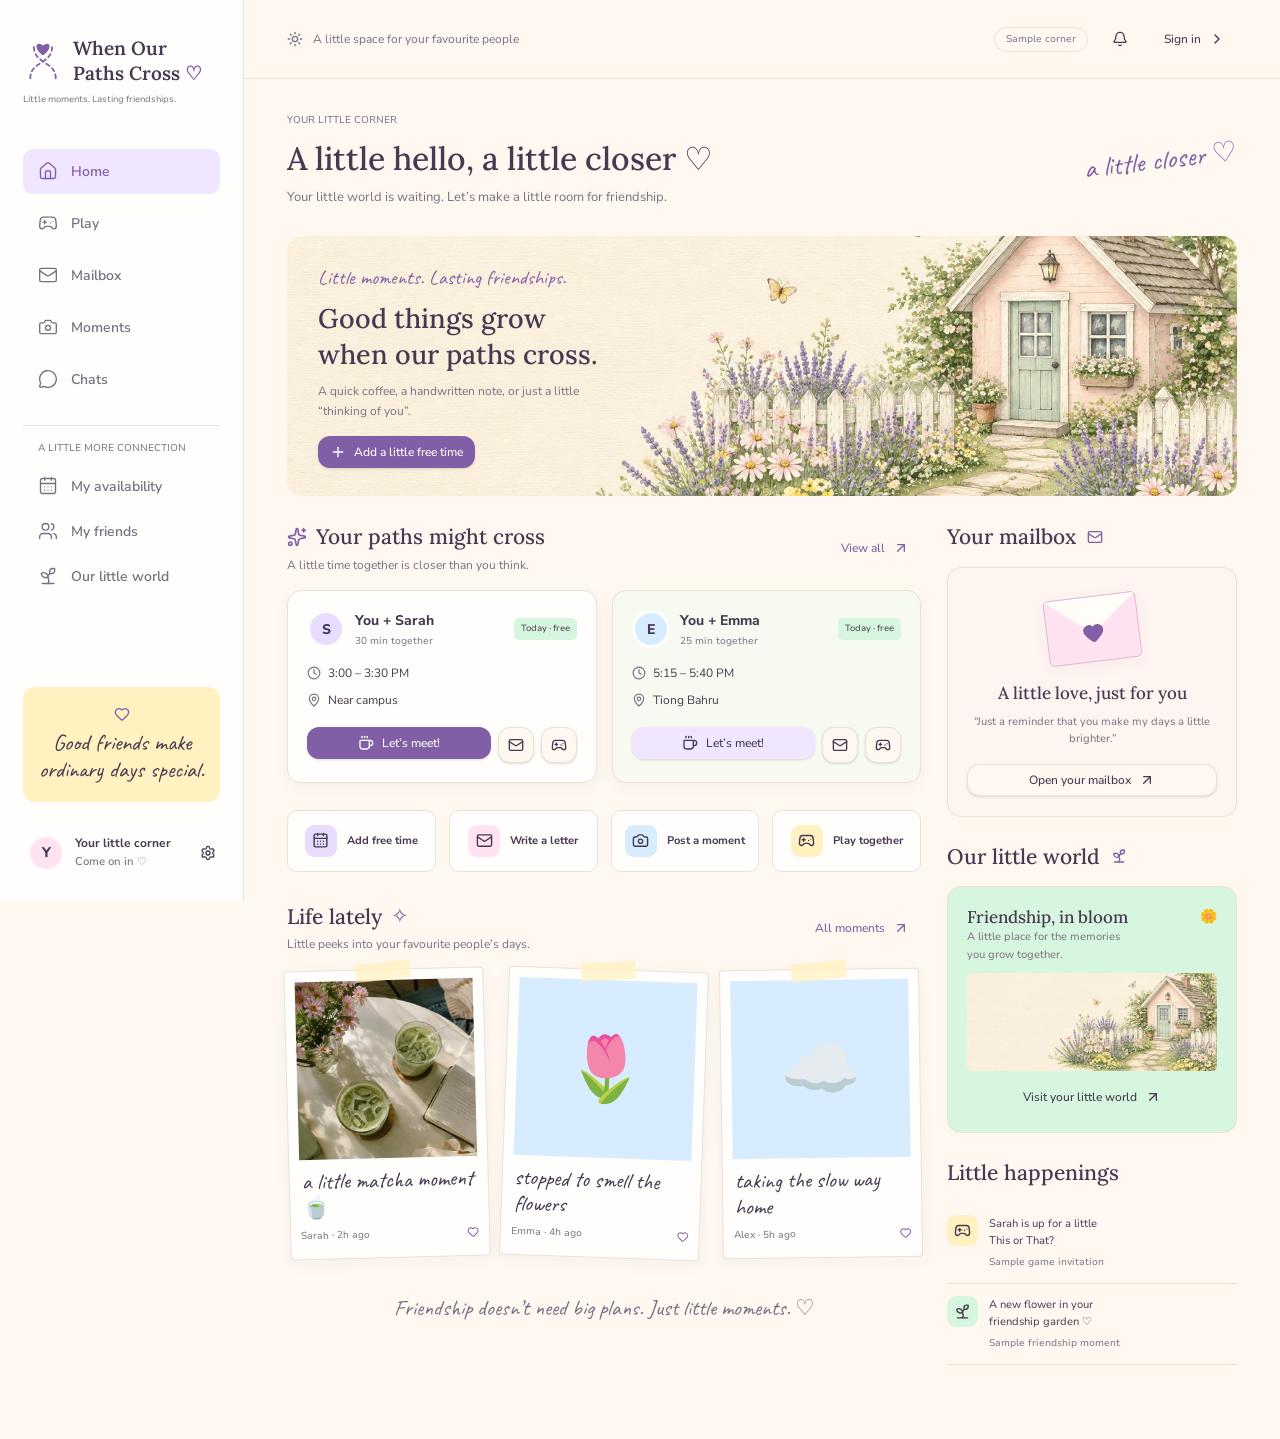
<file: index.html>
<!DOCTYPE html>
<html lang="en">
<head>
<meta charset="utf-8">
<meta name="viewport" content="width=device-width, initial-scale=1">
<title>Your Little Corner | When Our Paths Cross</title>
<meta name="description" content="Little moments. Lasting friendships. Make space for spontaneous catch-ups, letters and private memories.">
<meta property="og:title" content="Your Little Corner | When Our Paths Cross">
<meta property="og:description" content="A cozy little space for your favourite people.">
<meta property="og:type" content="website">
<meta name="twitter:card" content="summary_large_image">
<meta name="theme-color" content="#fcfbf8">
<link rel="icon" href="./favicon.svg" type="image/svg+xml">
<link rel="preconnect" href="https://fonts.googleapis.com">
<link rel="preconnect" href="https://fonts.gstatic.com" crossorigin>
<link rel="stylesheet" href="https://fonts.googleapis.com/css2?family=Caveat:wght@400;500;600&amp;family=Lora:wght@400;500;600&amp;family=Nunito+Sans:wght@400;500;600;700;800&amp;display=swap">
<link rel="stylesheet" href="./css/styles.css">
<link rel="stylesheet" href="./css/polish.css">
</head>
<body data-page="home" data-root="./">
<div id="app"></div>
<div id="dialog-root"></div>
<noscript><p style="padding:24px">This little corner needs JavaScript turned on ♡</p></noscript>
<script src="./js/supabase.js"></script>
<script src="./js/icons.js"></script>
<script src="./js/app.js"></script>
</body>
</html>
</file>
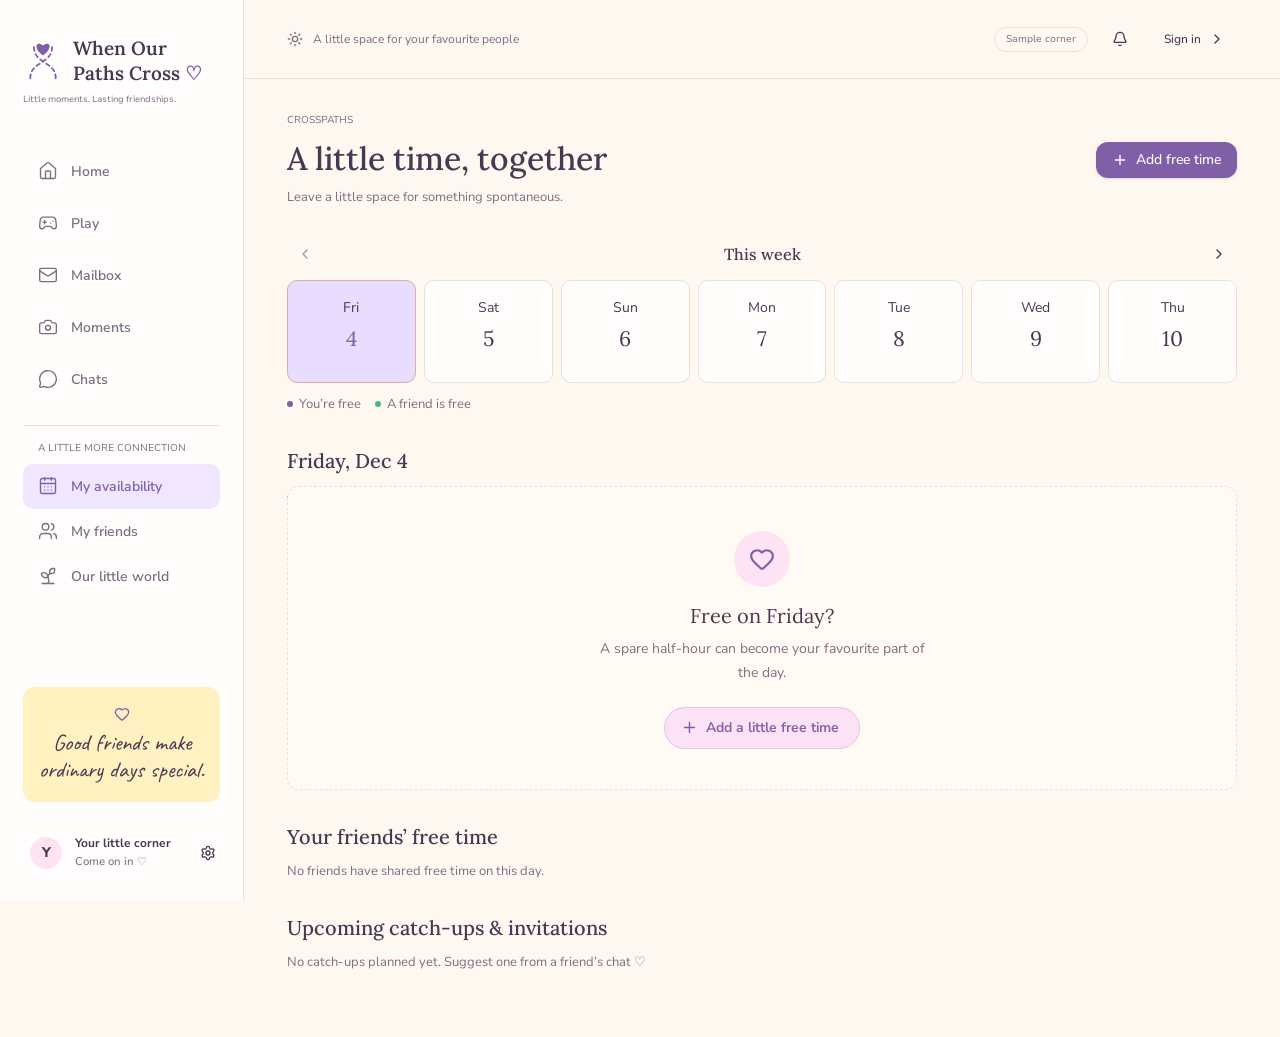
<file: availability/index.html>
<!DOCTYPE html>
<html lang="en">
<head>
<meta charset="utf-8">
<meta name="viewport" content="width=device-width, initial-scale=1">
<title>A Little Time Together | When Our Paths Cross</title>
<meta name="description" content="Little moments. Lasting friendships. Make space for spontaneous catch-ups, letters and private memories.">
<meta property="og:title" content="A Little Time Together | When Our Paths Cross">
<meta property="og:description" content="A cozy little space for your favourite people.">
<meta property="og:type" content="website">
<meta name="twitter:card" content="summary_large_image">
<meta name="theme-color" content="#fcfbf8">
<link rel="icon" href="../favicon.svg" type="image/svg+xml">
<link rel="preconnect" href="https://fonts.googleapis.com">
<link rel="preconnect" href="https://fonts.gstatic.com" crossorigin>
<link rel="stylesheet" href="https://fonts.googleapis.com/css2?family=Caveat:wght@400;500;600&amp;family=Lora:wght@400;500;600&amp;family=Nunito+Sans:wght@400;500;600;700;800&amp;display=swap">
<link rel="stylesheet" href="../css/styles.css">
<link rel="stylesheet" href="../css/polish.css">
</head>
<body data-page="availability" data-root="../">
<div id="app"></div>
<div id="dialog-root"></div>
<noscript><p style="padding:24px">This little corner needs JavaScript turned on ♡</p></noscript>
<script src="../js/supabase.js"></script>
<script src="../js/icons.js"></script>
<script src="../js/app.js"></script>
</body>
</html>
</file>
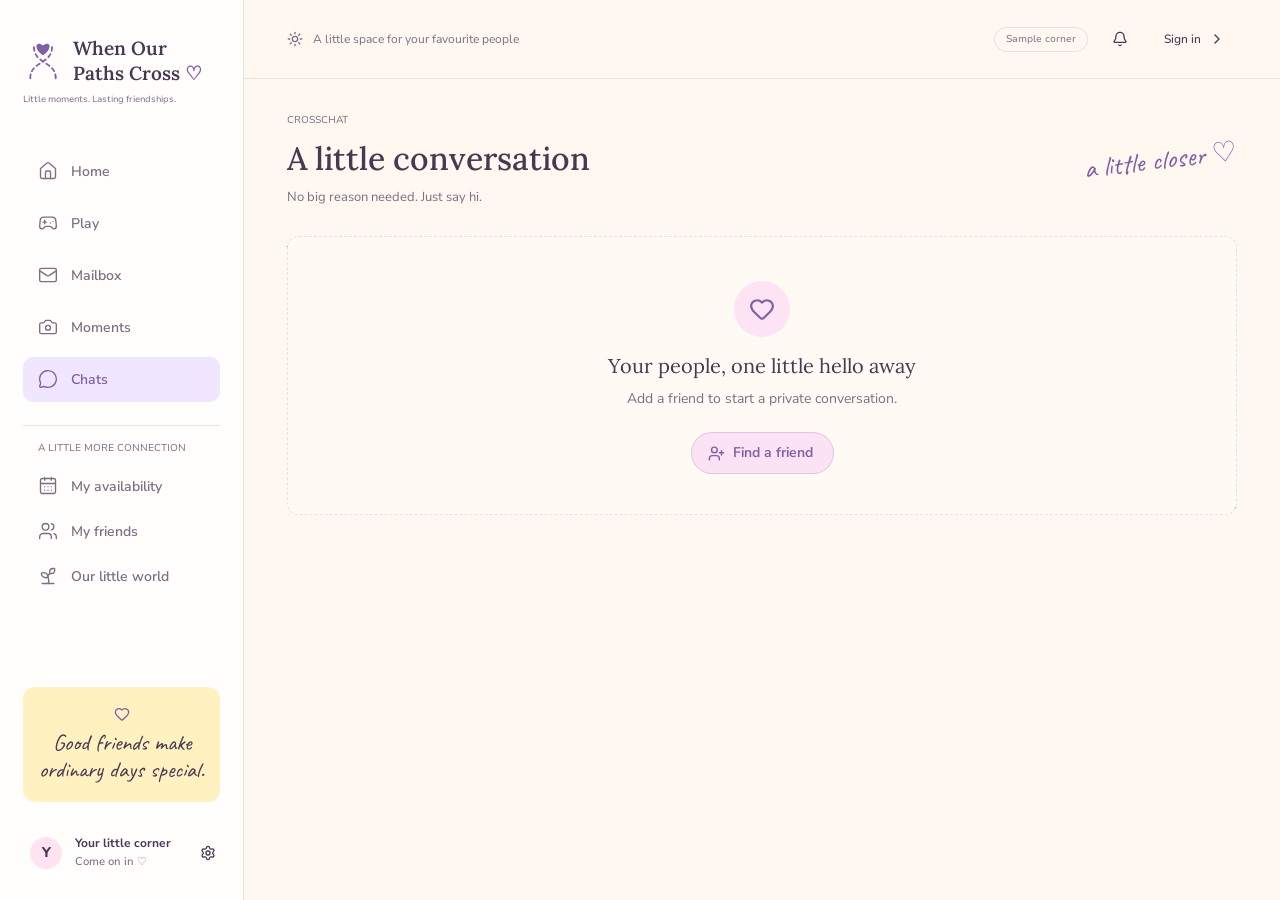
<file: chats/index.html>
<!DOCTYPE html>
<html lang="en">
<head>
<meta charset="utf-8">
<meta name="viewport" content="width=device-width, initial-scale=1">
<title>CrossChat | When Our Paths Cross</title>
<meta name="description" content="Little moments. Lasting friendships. Make space for spontaneous catch-ups, letters and private memories.">
<meta property="og:title" content="CrossChat | When Our Paths Cross">
<meta property="og:description" content="A cozy little space for your favourite people.">
<meta property="og:type" content="website">
<meta name="twitter:card" content="summary_large_image">
<meta name="theme-color" content="#fcfbf8">
<link rel="icon" href="../favicon.svg" type="image/svg+xml">
<link rel="preconnect" href="https://fonts.googleapis.com">
<link rel="preconnect" href="https://fonts.gstatic.com" crossorigin>
<link rel="stylesheet" href="https://fonts.googleapis.com/css2?family=Caveat:wght@400;500;600&amp;family=Lora:wght@400;500;600&amp;family=Nunito+Sans:wght@400;500;600;700;800&amp;display=swap">
<link rel="stylesheet" href="../css/styles.css">
<link rel="stylesheet" href="../css/polish.css">
</head>
<body data-page="chats" data-root="../">
<div id="app"></div>
<div id="dialog-root"></div>
<noscript><p style="padding:24px">This little corner needs JavaScript turned on ♡</p></noscript>
<script src="../js/supabase.js"></script>
<script src="../js/icons.js"></script>
<script src="../js/app.js"></script>
</body>
</html>
</file>
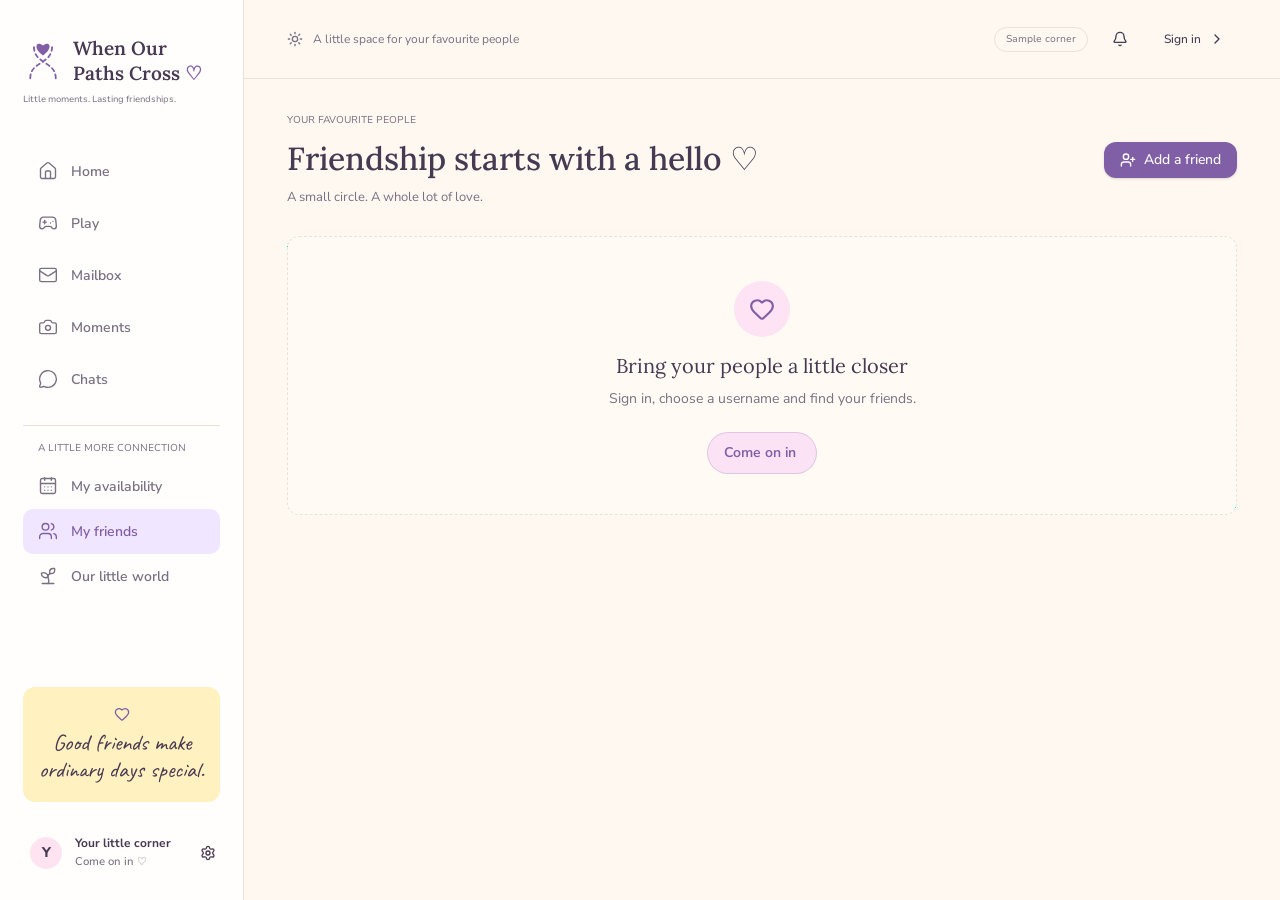
<file: friends/index.html>
<!DOCTYPE html>
<html lang="en">
<head>
<meta charset="utf-8">
<meta name="viewport" content="width=device-width, initial-scale=1">
<title>Your Favourite People | When Our Paths Cross</title>
<meta name="description" content="Little moments. Lasting friendships. Make space for spontaneous catch-ups, letters and private memories.">
<meta property="og:title" content="Your Favourite People | When Our Paths Cross">
<meta property="og:description" content="A cozy little space for your favourite people.">
<meta property="og:type" content="website">
<meta name="twitter:card" content="summary_large_image">
<meta name="theme-color" content="#fcfbf8">
<link rel="icon" href="../favicon.svg" type="image/svg+xml">
<link rel="preconnect" href="https://fonts.googleapis.com">
<link rel="preconnect" href="https://fonts.gstatic.com" crossorigin>
<link rel="stylesheet" href="https://fonts.googleapis.com/css2?family=Caveat:wght@400;500;600&amp;family=Lora:wght@400;500;600&amp;family=Nunito+Sans:wght@400;500;600;700;800&amp;display=swap">
<link rel="stylesheet" href="../css/styles.css">
<link rel="stylesheet" href="../css/polish.css">
</head>
<body data-page="friends" data-root="../">
<div id="app"></div>
<div id="dialog-root"></div>
<noscript><p style="padding:24px">This little corner needs JavaScript turned on ♡</p></noscript>
<script src="../js/supabase.js"></script>
<script src="../js/icons.js"></script>
<script src="../js/app.js"></script>
</body>
</html>
</file>
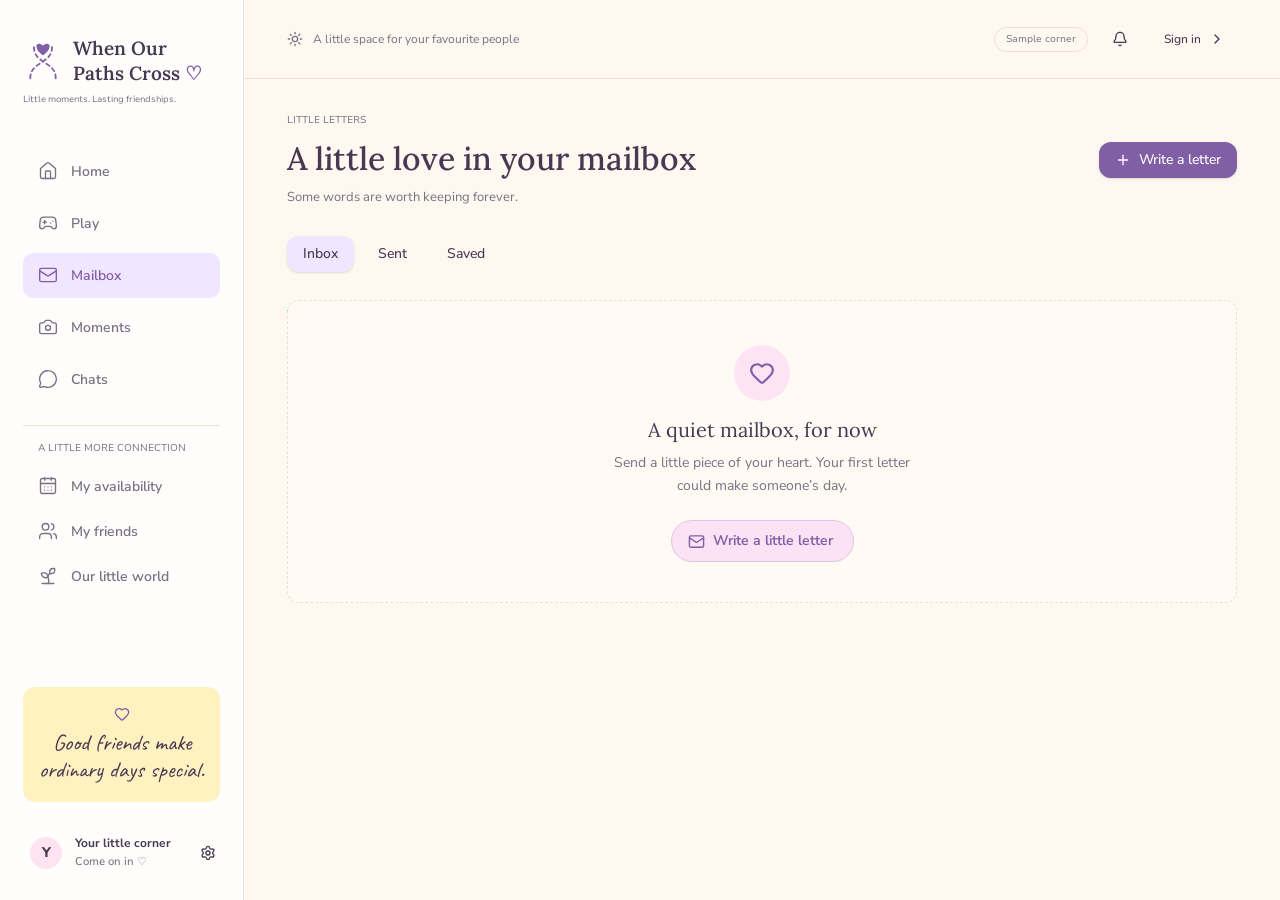
<file: mailbox/index.html>
<!DOCTYPE html>
<html lang="en">
<head>
<meta charset="utf-8">
<meta name="viewport" content="width=device-width, initial-scale=1">
<title>Little Letters | When Our Paths Cross</title>
<meta name="description" content="Little moments. Lasting friendships. Make space for spontaneous catch-ups, letters and private memories.">
<meta property="og:title" content="Little Letters | When Our Paths Cross">
<meta property="og:description" content="A cozy little space for your favourite people.">
<meta property="og:type" content="website">
<meta name="twitter:card" content="summary_large_image">
<meta name="theme-color" content="#fcfbf8">
<link rel="icon" href="../favicon.svg" type="image/svg+xml">
<link rel="preconnect" href="https://fonts.googleapis.com">
<link rel="preconnect" href="https://fonts.gstatic.com" crossorigin>
<link rel="stylesheet" href="https://fonts.googleapis.com/css2?family=Caveat:wght@400;500;600&amp;family=Lora:wght@400;500;600&amp;family=Nunito+Sans:wght@400;500;600;700;800&amp;display=swap">
<link rel="stylesheet" href="../css/styles.css">
<link rel="stylesheet" href="../css/polish.css">
</head>
<body data-page="mailbox" data-root="../">
<div id="app"></div>
<div id="dialog-root"></div>
<noscript><p style="padding:24px">This little corner needs JavaScript turned on ♡</p></noscript>
<script src="../js/supabase.js"></script>
<script src="../js/icons.js"></script>
<script src="../js/app.js"></script>
</body>
</html>
</file>
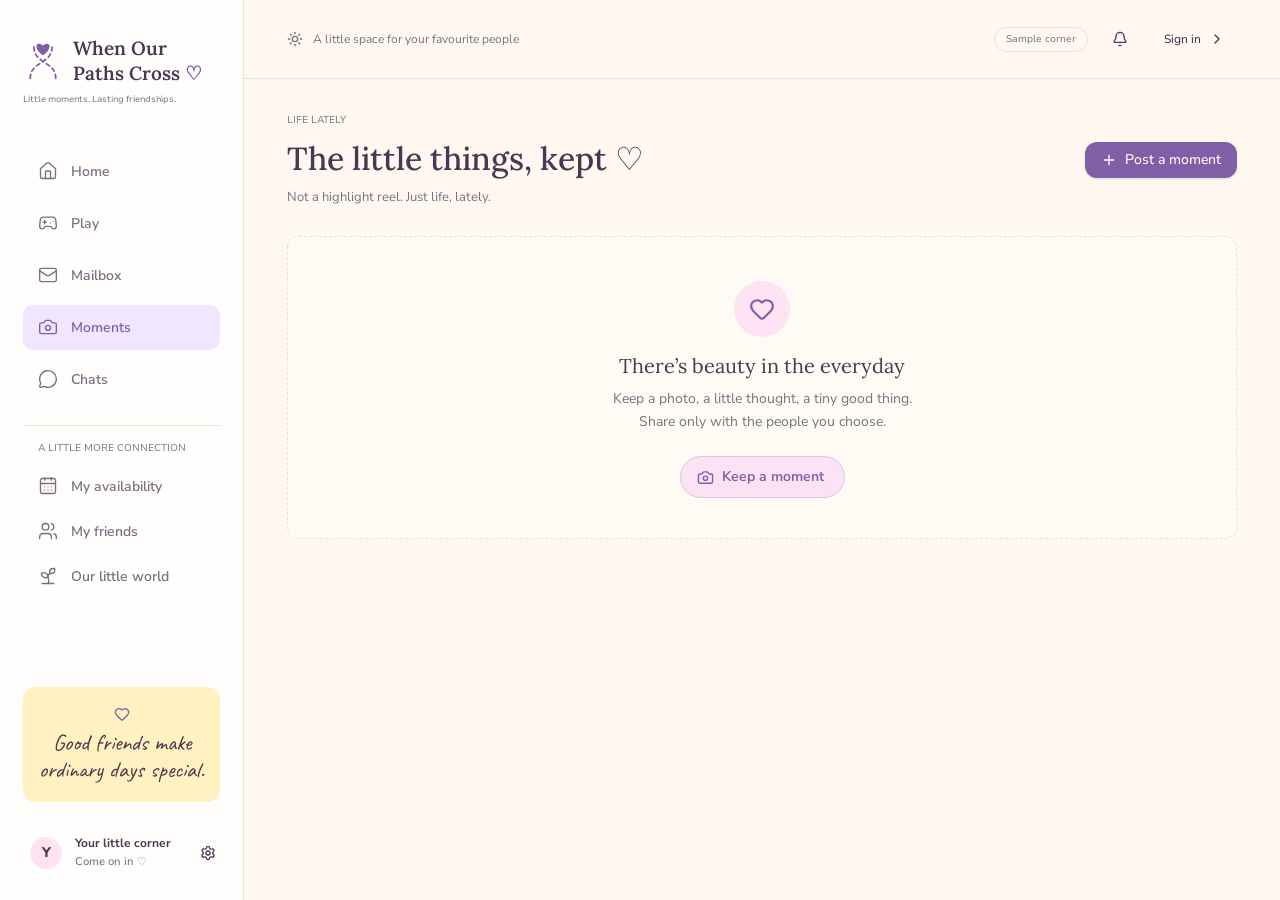
<file: moments/index.html>
<!DOCTYPE html>
<html lang="en">
<head>
<meta charset="utf-8">
<meta name="viewport" content="width=device-width, initial-scale=1">
<title>Life Lately | When Our Paths Cross</title>
<meta name="description" content="Little moments. Lasting friendships. Make space for spontaneous catch-ups, letters and private memories.">
<meta property="og:title" content="Life Lately | When Our Paths Cross">
<meta property="og:description" content="A cozy little space for your favourite people.">
<meta property="og:type" content="website">
<meta name="twitter:card" content="summary_large_image">
<meta name="theme-color" content="#fcfbf8">
<link rel="icon" href="../favicon.svg" type="image/svg+xml">
<link rel="preconnect" href="https://fonts.googleapis.com">
<link rel="preconnect" href="https://fonts.gstatic.com" crossorigin>
<link rel="stylesheet" href="https://fonts.googleapis.com/css2?family=Caveat:wght@400;500;600&amp;family=Lora:wght@400;500;600&amp;family=Nunito+Sans:wght@400;500;600;700;800&amp;display=swap">
<link rel="stylesheet" href="../css/styles.css">
<link rel="stylesheet" href="../css/polish.css">
</head>
<body data-page="moments" data-root="../">
<div id="app"></div>
<div id="dialog-root"></div>
<noscript><p style="padding:24px">This little corner needs JavaScript turned on ♡</p></noscript>
<script src="../js/supabase.js"></script>
<script src="../js/icons.js"></script>
<script src="../js/app.js"></script>
</body>
</html>
</file>
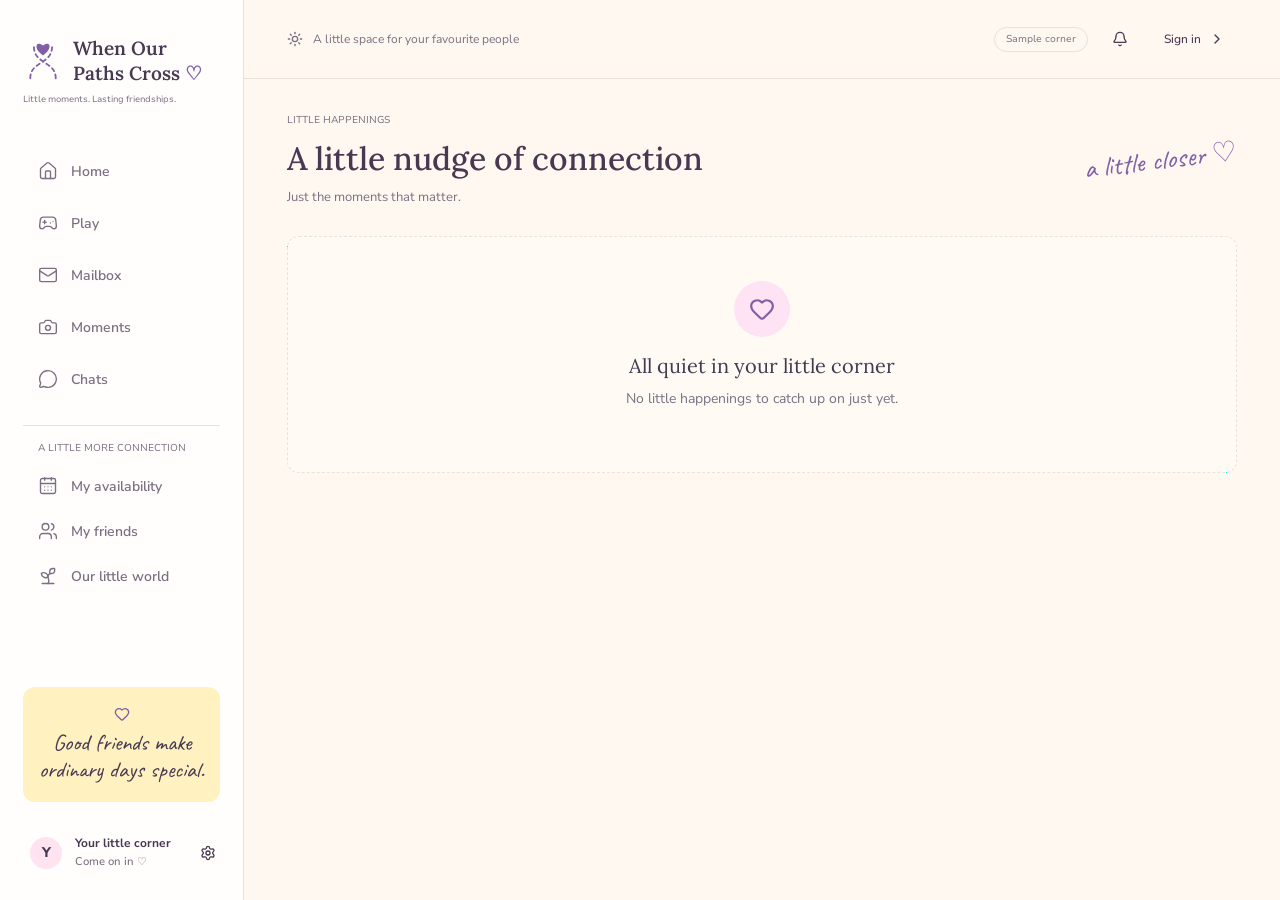
<file: notifications/index.html>
<!DOCTYPE html>
<html lang="en">
<head>
<meta charset="utf-8">
<meta name="viewport" content="width=device-width, initial-scale=1">
<title>Little Happenings | When Our Paths Cross</title>
<meta name="description" content="Little moments. Lasting friendships. Make space for spontaneous catch-ups, letters and private memories.">
<meta property="og:title" content="Little Happenings | When Our Paths Cross">
<meta property="og:description" content="A cozy little space for your favourite people.">
<meta property="og:type" content="website">
<meta name="twitter:card" content="summary_large_image">
<meta name="theme-color" content="#fcfbf8">
<link rel="icon" href="../favicon.svg" type="image/svg+xml">
<link rel="preconnect" href="https://fonts.googleapis.com">
<link rel="preconnect" href="https://fonts.gstatic.com" crossorigin>
<link rel="stylesheet" href="https://fonts.googleapis.com/css2?family=Caveat:wght@400;500;600&amp;family=Lora:wght@400;500;600&amp;family=Nunito+Sans:wght@400;500;600;700;800&amp;display=swap">
<link rel="stylesheet" href="../css/styles.css">
<link rel="stylesheet" href="../css/polish.css">
</head>
<body data-page="notifications" data-root="../">
<div id="app"></div>
<div id="dialog-root"></div>
<noscript><p style="padding:24px">This little corner needs JavaScript turned on ♡</p></noscript>
<script src="../js/supabase.js"></script>
<script src="../js/icons.js"></script>
<script src="../js/app.js"></script>
</body>
</html>
</file>
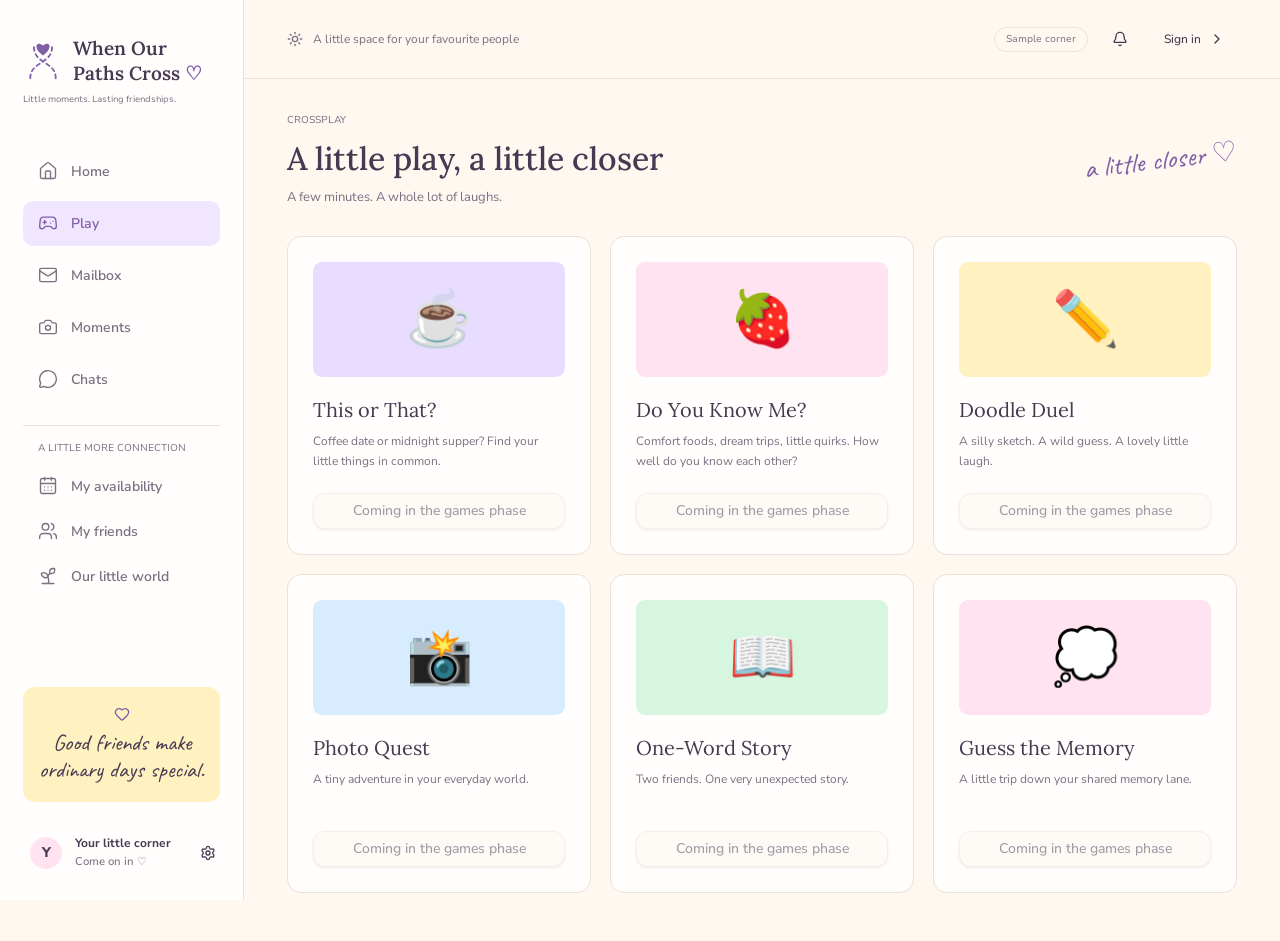
<file: play/index.html>
<!DOCTYPE html>
<html lang="en">
<head>
<meta charset="utf-8">
<meta name="viewport" content="width=device-width, initial-scale=1">
<title>CrossPlay | When Our Paths Cross</title>
<meta name="description" content="Little moments. Lasting friendships. Make space for spontaneous catch-ups, letters and private memories.">
<meta property="og:title" content="CrossPlay | When Our Paths Cross">
<meta property="og:description" content="A cozy little space for your favourite people.">
<meta property="og:type" content="website">
<meta name="twitter:card" content="summary_large_image">
<meta name="theme-color" content="#fcfbf8">
<link rel="icon" href="../favicon.svg" type="image/svg+xml">
<link rel="preconnect" href="https://fonts.googleapis.com">
<link rel="preconnect" href="https://fonts.gstatic.com" crossorigin>
<link rel="stylesheet" href="https://fonts.googleapis.com/css2?family=Caveat:wght@400;500;600&amp;family=Lora:wght@400;500;600&amp;family=Nunito+Sans:wght@400;500;600;700;800&amp;display=swap">
<link rel="stylesheet" href="../css/styles.css">
<link rel="stylesheet" href="../css/polish.css">
</head>
<body data-page="play" data-root="../">
<div id="app"></div>
<div id="dialog-root"></div>
<noscript><p style="padding:24px">This little corner needs JavaScript turned on ♡</p></noscript>
<script src="../js/supabase.js"></script>
<script src="../js/icons.js"></script>
<script src="../js/app.js"></script>
</body>
</html>
</file>
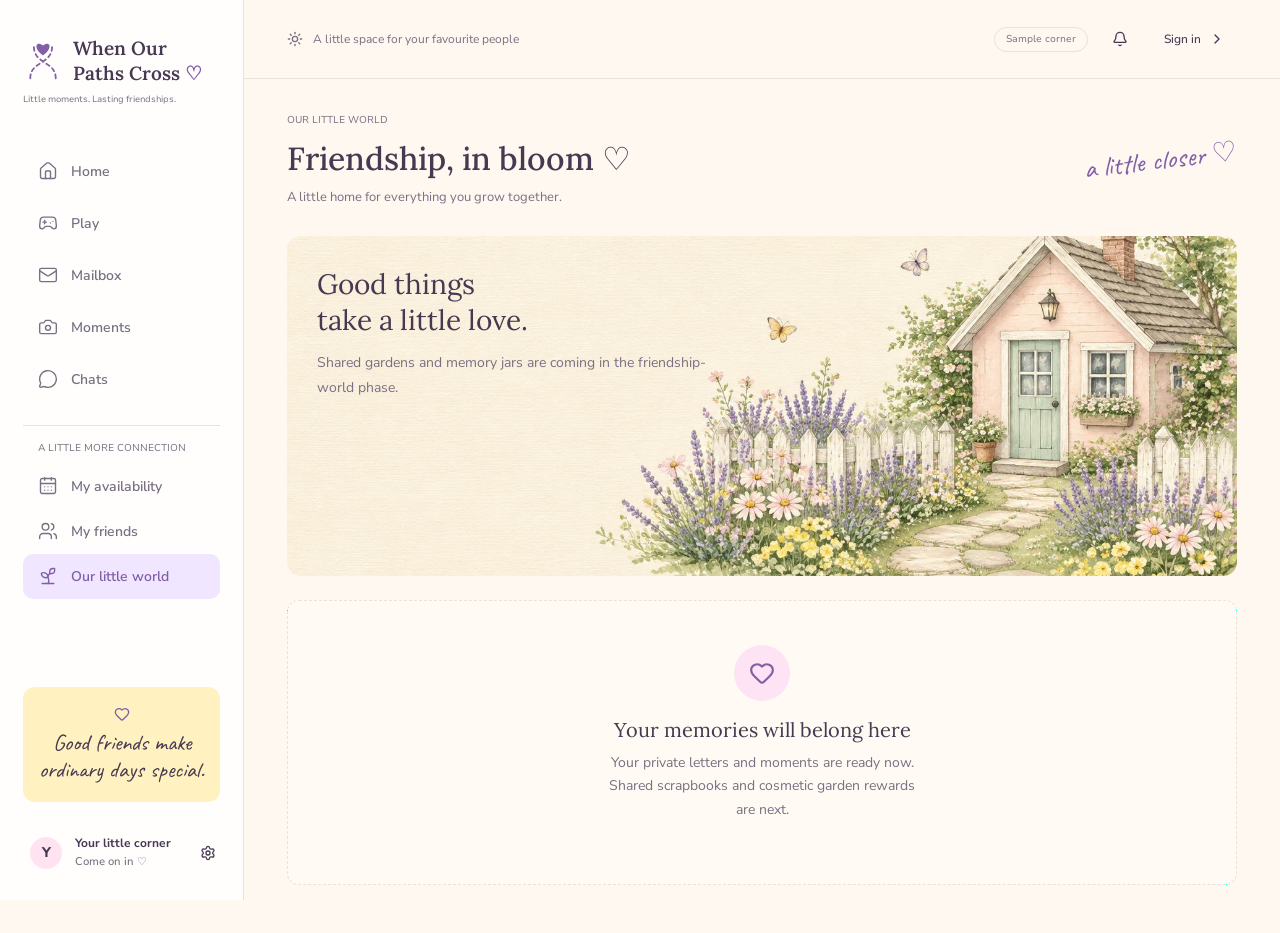
<file: world/index.html>
<!DOCTYPE html>
<html lang="en">
<head>
<meta charset="utf-8">
<meta name="viewport" content="width=device-width, initial-scale=1">
<title>Our Little World | When Our Paths Cross</title>
<meta name="description" content="Little moments. Lasting friendships. Make space for spontaneous catch-ups, letters and private memories.">
<meta property="og:title" content="Our Little World | When Our Paths Cross">
<meta property="og:description" content="A cozy little space for your favourite people.">
<meta property="og:type" content="website">
<meta name="twitter:card" content="summary_large_image">
<meta name="theme-color" content="#fcfbf8">
<link rel="icon" href="../favicon.svg" type="image/svg+xml">
<link rel="preconnect" href="https://fonts.googleapis.com">
<link rel="preconnect" href="https://fonts.gstatic.com" crossorigin>
<link rel="stylesheet" href="https://fonts.googleapis.com/css2?family=Caveat:wght@400;500;600&amp;family=Lora:wght@400;500;600&amp;family=Nunito+Sans:wght@400;500;600;700;800&amp;display=swap">
<link rel="stylesheet" href="../css/styles.css">
<link rel="stylesheet" href="../css/polish.css">
</head>
<body data-page="world" data-root="../">
<div id="app"></div>
<div id="dialog-root"></div>
<noscript><p style="padding:24px">This little corner needs JavaScript turned on ♡</p></noscript>
<script src="../js/supabase.js"></script>
<script src="../js/icons.js"></script>
<script src="../js/app.js"></script>
</body>
</html>
</file>
<file: css/polish.css>
/* =====================================================================
   polish.css: design pass on top of styles.css
   Motion follows the basics-of-design principles (numbers in comments).
   Loaded after styles.css, so these rules win.
   ===================================================================== */

:root {
  --ease-out: cubic-bezier(0.16, 1, 0.3, 1);   /* things entering (5) */
  --ease-in: cubic-bezier(0.7, 0, 0.84, 0);    /* things leaving (5) */
  --ease-move: cubic-bezier(0.65, 0, 0.35, 1); /* moving on screen (5) */
}

/* ---------- Buttons: quick, tactile feedback (8, 16) ---------- */
.btn {
  transition:
    background-color 0.15s var(--ease-out),
    color 0.15s var(--ease-out),
    border-color 0.15s var(--ease-out),
    box-shadow 0.15s var(--ease-out),
    transform 0.1s var(--ease-out);
}
.btn:active:not(:disabled) { transform: scale(0.97); }
.btn:focus-visible { outline: 2px solid var(--ring); outline-offset: 2px; }

/* loading state while Supabase answers (16): spinner replaces the icon */
.btn[data-loading] { cursor: progress; opacity: 1; }
.btn[data-loading] svg { display: none; }
.btn[data-loading]::after {
  content: "";
  width: 14px;
  height: 14px;
  border-radius: 50%;
  border: 2px solid currentColor;
  border-right-color: transparent;
  animation: spin 0.7s linear infinite; /* linear is fine for spinners (5) */
}
@keyframes spin { to { transform: rotate(360deg); } }

/* ---------- Empty states: the cramped icon-in-button fix ---------- */
.empty-state {
  background: color-mix(in oklch, var(--paper) 60%, transparent);
  padding: 44px 24px 40px;
}
/* only the heart on top is big. Before, this rule also hit the icon inside the button */
.empty-state svg { width: auto; height: auto; margin: 0; }
.empty-mark {
  display: inline-grid;
  place-items: center;
  width: 56px;
  height: 56px;
  margin: 0 auto 16px;
  border-radius: 50%;
  background: color-mix(in oklch, var(--lavender) 70%, var(--card));
  color: var(--primary);
}
.empty-mark svg { width: 26px; height: 26px; }
.empty-state p { margin: 9px auto 22px; }
.empty-action { display: flex; justify-content: center; }

/* soft pill: the page header keeps the one strong purple button (15) */
.empty-action .btn {
  height: 42px;
  padding: 0 20px 0 16px;
  gap: 8px;
  border-radius: 999px;
  background: color-mix(in oklch, var(--lavender) 75%, var(--card));
  color: var(--primary);
  border: 1px solid color-mix(in oklch, var(--primary) 22%, transparent);
  box-shadow: none;
  font-weight: 650;
}
.empty-action .btn:hover {
  background: color-mix(in oklch, var(--lavender) 100%, var(--primary) 6%);
  border-color: color-mix(in oklch, var(--primary) 35%, transparent);
}
.empty-action .btn svg { width: 17px; height: 17px; flex-shrink: 0; }

.sub-heading { font: 500 20px/1.3 var(--font-display); margin: 34px 0 12px; }
.quiet-note {
  color: var(--muted-foreground);
  font-size: 13px;
  margin: 0 0 16px;
}

/* ---------- Dialog spacing: one scale + grouping ----------
   Scale: Fibonacci steps 8 · 13 · 21 · 34 (each step ≈ 1.618× the last).
   Rule:  space inside a group < space between groups (proximity).
     8  label ↔ its box, title ↔ subtitle      (same thing)
     13 button ↔ its helper links               (same action)
     21 field ↔ field, Google ↔ "or" ↔ email     (siblings)
     34 card edge, header ↔ form, fields ↔ submit (separate sections)
   Type: title 24px ≈ 15px × 1.618. All controls 44px tall. */
:root { --s1: 8px; --s2: 13px; --s3: 21px; --s4: 34px; }
.dlg-panel { padding: calc(var(--s4) - 1px); gap: var(--s4); } /* -1px: the card's border counts toward the 34 */
.dlg-panel > div:first-child { gap: var(--s1); }
.dlg-panel > div:first-child > * { margin: 0; }
#dlg-title { font-size: 24px; }
#dlg-title + p { font-size: 15px; line-height: 1.5; }
.modal-form { gap: var(--s3); padding-top: 0; }
.modal-form .form-field { gap: var(--s1); font-size: 13px; }
.modal-form .form-field input,
.modal-form .form-field select { height: 44px; }
.modal-form > button[type="submit"] { height: 44px; margin-top: var(--s2); } /* 21 + 13 = 34 above */
.modal-form .btn[data-act="google"] { height: 44px; }
.auth-divider { font-size: 12px; gap: var(--s2); }
/* the helper links sit 13px under the button; their own 8px padding is pulled back so the card edge stays 34px */
form[data-form="auth"] > div:last-child { margin: calc(var(--s2) - var(--s3)) 0 calc(-1 * var(--s1)); gap: var(--s3); }
/* X centred on the title's first line, its icon lined up with the content edge */
.dlg-panel .dlg-close { top: calc(var(--s4) + 15px - 20px); right: calc(var(--s4) - 12px); }

/* ---------- Dialogs: grow from the trigger, close faster (11, 18) ---------- */
.dlg-overlay { background: oklch(25% 0.04 311 / 0.55); backdrop-filter: blur(2px); }
.dlg-panel {
  border-radius: 18px;
  box-shadow: 0 24px 60px -12px oklch(37% 0.045 311 / 0.35), 0 2px 6px oklch(37% 0.045 311 / 0.08);
}
.dlg-panel:focus, .dlg-panel:focus-visible { outline: none; }
.dlg-overlay.dlg-enter { animation: fade-in 0.2s var(--ease-out) both; }
.dlg-panel.dlg-enter { animation: dlg-in 0.24s var(--ease-out) both; }
@keyframes fade-in { from { opacity: 0; } }
@keyframes dlg-in { from { opacity: 0; scale: 0.94; } }

/* close in ~140ms with ease-in: about half the opening time (18) */
#dialog-root.is-closing { pointer-events: none; }
#dialog-root.is-closing .dlg-overlay { animation: fade-out 0.14s var(--ease-in) both; }
#dialog-root.is-closing .dlg-panel { animation: dlg-out 0.14s var(--ease-in) both; }
@keyframes fade-out { to { opacity: 0; } }
@keyframes dlg-out { to { opacity: 0; scale: 0.97; } }

/* wrong password: three small shakes in ~300ms (9) */
.dlg-shake { animation: shake 0.3s var(--ease-move); }
@keyframes shake {
  20% { translate: calc(-50% - 6px) -50%; }
  40% { translate: calc(-50% + 5px) -50%; }
  60% { translate: calc(-50% - 4px) -50%; }
  80% { translate: calc(-50% + 2px) -50%; }
}

/* bigger hit area for the X (12) */
.dlg-close {
  right: 10px;
  top: 10px;
  display: grid;
  place-items: center;
  width: 40px;
  height: 40px;
  border-radius: 10px;
}
.dlg-close:hover { background: var(--accent); }

.form-error { animation: fade-in 0.15s var(--ease-out); }

/* ---------- Toasts: slide in, fade out quicker (5, 18) ---------- */
.toast {
  border-radius: 12px;
  animation: toast-in 0.24s var(--ease-out) both;
  box-shadow: 0 12px 30px -10px oklch(37% 0.045 311 / 0.25);
}
.toast.leaving { animation: toast-out 0.15s var(--ease-in) both; }
@keyframes toast-in { from { opacity: 0; translate: 0 10px; } }
@keyframes toast-out { to { opacity: 0; translate: 0 6px; } }

/* ---------- Cards and links: small hover lift (8, 10) ---------- */
.quick-action {
  transition: transform 0.15s var(--ease-out), box-shadow 0.15s var(--ease-out), border-color 0.15s var(--ease-out);
}
.quick-action:hover {
  transform: translateY(-2px);
  border-color: color-mix(in oklch, var(--primary) 25%, var(--border));
  box-shadow: 0 8px 20px -10px oklch(37% 0.045 311 / 0.2);
}
.quick-action:active { transform: translateY(0) scale(0.98); }
.nav-link { transition: background-color 0.15s var(--ease-out), color 0.15s var(--ease-out); }
.nav-link:active { transform: scale(0.98); }
.polaroid { transition: transform 0.2s var(--ease-out), box-shadow 0.2s var(--ease-out); }
.polaroid:hover { transform: rotate(0deg) translateY(-3px); }

/* ---------- Page entrance: only on first load, never on redraws (3, 20) ---------- */
@media (prefers-reduced-motion: no-preference) {
  .page-content { animation: none; }
  body.first-paint .page-content { animation: arrive 0.28s var(--ease-out) both; }
  body.first-paint :is(.list-stack, .photo-grid, .quick-actions) > * {
    animation: arrive 0.26s var(--ease-out) both;
  }
  /* 40ms stagger, capped at 8 items so the cascade stays under ~300ms (3) */
  body.first-paint :is(.list-stack, .photo-grid, .quick-actions) > :nth-child(2) { animation-delay: 40ms; }
  body.first-paint :is(.list-stack, .photo-grid, .quick-actions) > :nth-child(3) { animation-delay: 80ms; }
  body.first-paint :is(.list-stack, .photo-grid, .quick-actions) > :nth-child(4) { animation-delay: 120ms; }
  body.first-paint :is(.list-stack, .photo-grid, .quick-actions) > :nth-child(5) { animation-delay: 160ms; }
  body.first-paint :is(.list-stack, .photo-grid, .quick-actions) > :nth-child(6) { animation-delay: 200ms; }
  body.first-paint :is(.list-stack, .photo-grid, .quick-actions) > :nth-child(n + 7) { animation-delay: 240ms; }
}

/* ---------- Layout ---------- */
.page-title, #dlg-title { text-wrap: balance; }
#dlg-title { line-height: 1.25; }
.welcome-copy h2, .empty-state h3, .section-header h2 { text-wrap: balance; }
.empty-state p, .page-subtitle { text-wrap: pretty; }

/* phone */
@media (width <= 760px) {
  /* title on top, button underneath instead of squeezed side by side */
  .greeting:has(> .btn) { flex-direction: column; align-items: stretch; gap: 18px; }
  .greeting:has(> .btn) > .btn { width: 100%; height: 44px; }

  /* hero: soft paper wash so the words stay readable over the garden */
  .welcome-band { min-height: 0; }
  .welcome-band::before {
    content: "";
    position: absolute;
    inset: 0;
    z-index: 1;
    background: linear-gradient(180deg,
      color-mix(in oklch, var(--paper) 92%, transparent) 0%,
      color-mix(in oklch, var(--paper) 82%, transparent) 42%,
      transparent 68%);
  }
  .welcome-copy { z-index: 2; max-width: none; padding: 24px 22px 150px; }
  .welcome-copy h2 { font-size: 24px; }
  .welcome-copy p { max-width: 30ch; }
  .welcome-band > img { object-position: 70% bottom; }

  /* mailbox and garden cards: one per row so the text isn't squashed */
  .dashboard-side { grid-template-columns: 1fr; }

  /* dialogs: a floating card with room around it */
  /* phone: same scale, edge steps down one (34 → 21) */
  .dlg-panel {
    width: calc(100% - 26px);
    max-height: calc(100dvh - 34px);
    padding: calc(var(--s3) - 1px);
    border-radius: 18px;
  }
  .dlg-panel .dlg-close { top: calc(var(--s3) + 15px - 20px); right: calc(var(--s3) - 12px); }
  .empty-state { padding: 36px 18px 32px; }
  /* keep the title clear of the X */
  .dlg-panel > div:first-child { padding-inline: 34px; }
}
@media (width <= 420px) {
  .preview-badge { display: none; }
}

/* touch screens: tap targets of at least 44px (12) */
@media (pointer: coarse) {
  .btn { min-height: 44px; }
  .btn.h-9.w-9, .btn.h-8.w-8 { min-width: 44px; }
  .form-field input, .form-field select, .form-field textarea { min-height: 44px; font-size: 16px; }
}

/* ---------- Reduced motion: no movement, just quick fades (20) ---------- */
@media (prefers-reduced-motion: reduce) {
  *, *::before, *::after {
    animation-duration: 0.01ms !important;
    animation-iteration-count: 1 !important;
    transition-duration: 0.01ms !important;
  }
  .btn[data-loading]::after { animation-duration: 1.2s !important; animation-iteration-count: infinite !important; }
  .btn:active, .quick-action:hover, .polaroid:hover { transform: none; }
}

/* ---------- Friend search: a fixed "@" in front of the username box ---------- */
.input-prefix { position: relative; display: block; }
.input-prefix-mark {
  position: absolute;
  left: 14px;
  top: 50%;
  translate: 0 -50%;
  color: var(--primary);
  font-size: 15px;
  font-weight: 700;
  pointer-events: none; /* clicks fall through to the box */
}
.input-prefix input { width: 100%; padding-left: 31px; }

/* ---------- Bell: a small dot when something new is waiting ---------- */
.bell { position: relative; }
.bell-dot {
  position: absolute;
  top: 7px;
  right: 7px;
  width: 8px;
  height: 8px;
  border-radius: 50%;
  background: var(--primary);
  box-shadow: 0 0 0 2px var(--background);
}

/* ---------- Chats: unread count beside a friend ---------- */
.chat-unread {
  margin-left: auto;
  min-width: 20px;
  height: 20px;
  padding: 0 6px;
  border-radius: 999px;
  background: var(--primary);
  color: var(--primary-foreground);
  font-size: 11px;
  font-weight: 700;
  display: inline-grid;
  place-items: center;
}

/* ---------- Availability: who's free on each day ---------- */
.day-dots { display: flex; justify-content: center; gap: 4px; height: 6px; margin-top: 8px; }
.dot-me, .dot-friend { display: inline-block; width: 6px; height: 6px; border-radius: 50%; }
.dot-me { background: var(--primary); }
.dot-friend { background: oklch(0.7 0.12 160); }
.day-legend { display: flex; align-items: center; gap: 6px; margin-top: -8px; }
.day-legend .dot-friend { margin-left: 8px; }

/* ---------- Calendar: move between weeks, pick a day ---------- */
.week-nav { display: flex; align-items: center; justify-content: space-between; margin-top: 21px; }
.week-nav strong { font: 500 16px var(--font-display); }
.week-strip { margin-top: 8px; }
button.week-day { font: inherit; color: inherit; cursor: pointer; transition: background-color 0.15s var(--ease-out), border-color 0.15s var(--ease-out), transform 0.1s var(--ease-out); }
button.week-day:hover { border-color: color-mix(in oklch, var(--primary) 30%, var(--border)); }
button.week-day:active { transform: scale(0.97); }
button.week-day:focus-visible { outline: 2px solid var(--ring); outline-offset: 2px; }
.week-day.selected { background: var(--lavender); border-color: color-mix(in oklch, var(--primary) 35%, var(--border)); }
.week-day.is-today strong { color: var(--primary); }

/* ---------- Chat ticks ---------- */
/* time sits at the end of the text, like Telegram/WhatsApp: same line if it fits, else bottom-right of the last line */
.message p { display: flow-root; }
.message p small {
  float: right;
  display: inline-flex;
  align-items: center;
  gap: 3px;
  margin: 7px 0 -3px 12px;
  font-size: 11px;
  line-height: 1;
  white-space: nowrap;
}
.tick { display: inline-flex; opacity: 0.7; }
.tick svg { width: 14px; height: 14px; }
.tick.read { color: var(--primary); opacity: 1; }
</file>
<file: css/styles.css>
/*! tailwindcss v4.3.3 | MIT License | https://tailwindcss.com */
@layer properties{@supports (((-webkit-hyphens:none)) and (not (margin-trim:inline))) or ((-moz-orient:inline) and (not (color:rgb(from red r g b)))){*,:before,:after,::backdrop{--tw-translate-x:0;--tw-translate-y:0;--tw-translate-z:0;--tw-rotate-x:initial;--tw-rotate-y:initial;--tw-rotate-z:initial;--tw-skew-x:initial;--tw-skew-y:initial;--tw-space-y-reverse:0;--tw-space-x-reverse:0;--tw-border-style:solid;--tw-leading:initial;--tw-font-weight:initial;--tw-tracking:initial;--tw-ordinal:initial;--tw-slashed-zero:initial;--tw-numeric-figure:initial;--tw-numeric-spacing:initial;--tw-numeric-fraction:initial;--tw-shadow:0 0 #0000;--tw-shadow-color:initial;--tw-shadow-alpha:100%;--tw-inset-shadow:0 0 #0000;--tw-inset-shadow-color:initial;--tw-inset-shadow-alpha:100%;--tw-ring-color:initial;--tw-ring-shadow:0 0 #0000;--tw-inset-ring-color:initial;--tw-inset-ring-shadow:0 0 #0000;--tw-ring-inset:initial;--tw-ring-offset-width:0px;--tw-ring-offset-color:#fff;--tw-ring-offset-shadow:0 0 #0000;--tw-outline-style:solid;--tw-blur:initial;--tw-brightness:initial;--tw-contrast:initial;--tw-grayscale:initial;--tw-hue-rotate:initial;--tw-invert:initial;--tw-opacity:initial;--tw-saturate:initial;--tw-sepia:initial;--tw-drop-shadow:initial;--tw-drop-shadow-color:initial;--tw-drop-shadow-alpha:100%;--tw-drop-shadow-size:initial;--tw-duration:initial;--tw-ease:initial;--tw-content:"";--tw-animation-delay:0s;--tw-animation-direction:normal;--tw-animation-duration:initial;--tw-animation-fill-mode:none;--tw-animation-iteration-count:1;--tw-enter-blur:0;--tw-enter-opacity:1;--tw-enter-rotate:0;--tw-enter-scale:1;--tw-enter-translate-x:0;--tw-enter-translate-y:0;--tw-exit-blur:0;--tw-exit-opacity:1;--tw-exit-rotate:0;--tw-exit-scale:1;--tw-exit-translate-x:0;--tw-exit-translate-y:0}}}@layer theme{:root,:host{--font-sans:"Nunito Sans", sans-serif;--font-mono:ui-monospace, SFMono-Regular, Menlo, Monaco, Consolas, "Liberation Mono", "Courier New", monospace;--color-black:#000;--spacing:.25rem;--container-sm:24rem;--container-md:28rem;--container-lg:32rem;--text-xs:.75rem;--text-xs--line-height:calc(1 / .75);--text-sm:.875rem;--text-sm--line-height:calc(1.25 / .875);--text-base:1rem;--text-base--line-height:calc(1.5 / 1);--text-lg:1.125rem;--text-lg--line-height:calc(1.75 / 1.125);--text-xl:1.25rem;--text-xl--line-height:calc(1.75 / 1.25);--text-2xl:1.5rem;--text-2xl--line-height:calc(2 / 1.5);--text-7xl:4.5rem;--text-7xl--line-height:1;--font-weight-normal:400;--font-weight-medium:500;--font-weight-semibold:600;--font-weight-bold:700;--tracking-tight:-.025em;--tracking-widest:.1em;--leading-relaxed:1.625;--ease-in-out:cubic-bezier(.4, 0, .2, 1);--animate-pulse:pulse 2s cubic-bezier(.4, 0, .6, 1) infinite;--aspect-video:16 / 9;--default-transition-duration:.15s;--default-transition-timing-function:cubic-bezier(.4, 0, .2, 1);--default-font-family:"Nunito Sans", sans-serif;--default-mono-font-family:var(--font-mono);--color-background:var(--background);--color-foreground:var(--foreground);--color-border:var(--border);--font-display:"Lora", serif;--font-hand:"Caveat", cursive}}@layer base{*,:after,:before,::backdrop{box-sizing:border-box;border:0 solid;margin:0;padding:0}::file-selector-button{box-sizing:border-box;border:0 solid;margin:0;padding:0}html,:host{-webkit-text-size-adjust:100%;tab-size:4;line-height:1.5;font-family:var(--default-font-family,-apple-system, BlinkMacSystemFont, "Segoe UI", Roboto, "Helvetica Neue", "Noto Sans", Arial, sans-serif, "Apple Color Emoji", "Segoe UI Emoji", "Segoe UI Symbol", "Noto Color Emoji");font-feature-settings:var(--default-font-feature-settings,normal);font-variation-settings:var(--default-font-variation-settings,normal);-webkit-tap-highlight-color:transparent}hr{height:0;color:inherit;border-top-width:1px}abbr:where([title]){-webkit-text-decoration:underline dotted;text-decoration:underline dotted}h1,h2,h3,h4,h5,h6{font-size:inherit;font-weight:inherit}a{color:inherit;-webkit-text-decoration:inherit;text-decoration:inherit}b,strong{font-weight:bolder}code,kbd,samp,pre{font-family:var(--default-mono-font-family,ui-monospace, SFMono-Regular, Menlo, Monaco, Consolas, "Liberation Mono", "Courier New", monospace);font-feature-settings:var(--default-mono-font-feature-settings,normal);font-variation-settings:var(--default-mono-font-variation-settings,normal);font-size:1em}small{font-size:80%}sub,sup{vertical-align:baseline;font-size:75%;line-height:0;position:relative}sub{bottom:-.25em}sup{top:-.5em}table{text-indent:0;border-color:inherit;border-collapse:collapse}:-moz-focusring:where(:not(iframe)){outline:auto}progress{vertical-align:baseline}summary{display:list-item}ol,ul,menu{list-style:none}img,svg,video,canvas,audio,iframe,embed,object{vertical-align:middle;display:block}img,video{max-width:100%;height:auto}button,input,select,optgroup,textarea{font:inherit;font-feature-settings:inherit;font-variation-settings:inherit;letter-spacing:inherit;color:inherit;opacity:1;background-color:#0000;border-radius:0}::file-selector-button{font:inherit;font-feature-settings:inherit;font-variation-settings:inherit;letter-spacing:inherit;color:inherit;opacity:1;background-color:#0000;border-radius:0}:where(select:is([multiple],[size])) optgroup{font-weight:bolder}:where(select:is([multiple],[size])) optgroup option{padding-inline-start:20px}::file-selector-button{margin-inline-end:4px}::placeholder{opacity:1}@supports (not ((-webkit-appearance:-apple-pay-button))) or (contain-intrinsic-size:1px){::placeholder{color:currentColor}@supports (color:color-mix(in lab, red, red)){::placeholder{color:color-mix(in oklab, currentcolor 50%, transparent)}}}textarea{resize:vertical}::-webkit-search-decoration{-webkit-appearance:none}::-webkit-date-and-time-value{min-height:1lh;text-align:inherit}::-webkit-datetime-edit{display:inline-flex}::-webkit-datetime-edit-fields-wrapper{padding:0}::-webkit-datetime-edit{padding-block:0}::-webkit-datetime-edit-year-field{padding-block:0}::-webkit-datetime-edit-month-field{padding-block:0}::-webkit-datetime-edit-day-field{padding-block:0}::-webkit-datetime-edit-hour-field{padding-block:0}::-webkit-datetime-edit-minute-field{padding-block:0}::-webkit-datetime-edit-second-field{padding-block:0}::-webkit-datetime-edit-millisecond-field{padding-block:0}::-webkit-datetime-edit-meridiem-field{padding-block:0}::-webkit-calendar-picker-indicator{line-height:1}:-moz-ui-invalid{box-shadow:none}button,input:where([type=button],[type=reset],[type=submit]){appearance:button}::file-selector-button{appearance:button}::-webkit-inner-spin-button{height:auto}::-webkit-outer-spin-button{height:auto}[hidden]:where(:not([hidden=until-found])){display:none!important}*{border-color:var(--color-border)}body{background-color:var(--color-background);color:var(--color-foreground)}}@layer components;@layer utilities{
.visible{visibility:visible}.sr-only{clip-path:inset(50%);white-space:nowrap;border-width:0;width:1px;height:1px;margin:-1px;padding:0;position:absolute;overflow:hidden}.absolute{position:absolute}.fixed{position:fixed}.inset-0{inset:0}.top-4{top:calc(var(--spacing) * 4)}.top-\[50\%\]{top:50%}.right-4{right:calc(var(--spacing) * 4)}.left-\[50\%\]{left:50%}.z-50{z-index:50}.mx-auto{margin-inline:auto}.my-7{margin-block:calc(var(--spacing) * 7)}.mt-2{margin-top:calc(var(--spacing) * 2)}.mt-4{margin-top:calc(var(--spacing) * 4)}.mt-6{margin-top:calc(var(--spacing) * 6)}.mb-2{margin-bottom:calc(var(--spacing) * 2)}.mb-4{margin-bottom:calc(var(--spacing) * 4)}.mb-5{margin-bottom:calc(var(--spacing) * 5)}.mb-7{margin-bottom:calc(var(--spacing) * 7)}.mb-8{margin-bottom:calc(var(--spacing) * 8)}.ml-auto{margin-left:auto}.block{display:block}.flex{display:flex}.grid{display:grid}.hidden{display:none}.inline-flex{display:inline-flex}.size-3{width:calc(var(--spacing) * 3);height:calc(var(--spacing) * 3)}.size-4{width:calc(var(--spacing) * 4);height:calc(var(--spacing) * 4)}.size-\[18px\]{width:18px;height:18px}.h-4{height:calc(var(--spacing) * 4)}.h-8{height:calc(var(--spacing) * 8)}.h-9{height:calc(var(--spacing) * 9)}.h-10{height:calc(var(--spacing) * 10)}.h-11{height:calc(var(--spacing) * 11)}.h-auto{height:auto}.max-h-\[90dvh\]{max-height:90dvh}.min-h-screen{min-height:100vh}.w-4{width:calc(var(--spacing) * 4)}.w-9{width:calc(var(--spacing) * 9)}.w-full{width:100%}.max-w-lg{max-width:var(--container-lg)}.max-w-md{max-width:var(--container-md)}.flex-1{flex:1}.grow{flex-grow:1}.translate-x-\[-50\%\]{--tw-translate-x:-50%;translate:var(--tw-translate-x) var(--tw-translate-y)}.translate-y-\[-50\%\]{--tw-translate-y:-50%;translate:var(--tw-translate-x) var(--tw-translate-y)}.cursor-pointer{cursor:pointer}.flex-col{flex-direction:column}.flex-wrap{flex-wrap:wrap}.items-center{align-items:center}.justify-between{justify-content:space-between}.justify-center{justify-content:center}.justify-start{justify-content:flex-start}.gap-1{gap:var(--spacing)}.gap-2{gap:calc(var(--spacing) * 2)}.gap-4{gap:calc(var(--spacing) * 4)}:where(.space-y-1\.5>:not(:last-child)){--tw-space-y-reverse:0;margin-block-start:calc(calc(var(--spacing) * 1.5) * var(--tw-space-y-reverse));margin-block-end:calc(calc(var(--spacing) * 1.5) * calc(1 - var(--tw-space-y-reverse)))}.overflow-y-auto{overflow-y:auto}.rounded-lg{border-radius:var(--radius)}.rounded-md{border-radius:calc(var(--radius) - 2px)}.rounded-sm{border-radius:calc(var(--radius) - 4px)}.border{border-style:var(--tw-border-style);border-width:1px}.border-input{border-color:var(--input)}.bg-background{background-color:var(--background)}.bg-black\/80{background-color:#000c}@supports (color:color-mix(in lab, red, red)){.bg-black\/80{background-color:color-mix(in oklab, var(--color-black) 80%, transparent)}}.bg-destructive{background-color:var(--destructive)}.bg-mint{background-color:var(--mint)}.bg-primary{background-color:var(--primary)}.bg-secondary{background-color:var(--secondary)}.p-4{padding:calc(var(--spacing) * 4)}.p-6{padding:calc(var(--spacing) * 6)}.px-1{padding-inline:var(--spacing)}.px-3{padding-inline:calc(var(--spacing) * 3)}.px-4{padding-inline:calc(var(--spacing) * 4)}.px-8{padding-inline:calc(var(--spacing) * 8)}.py-2{padding-block:calc(var(--spacing) * 2)}.py-3{padding-block:calc(var(--spacing) * 3)}.py-8{padding-block:calc(var(--spacing) * 8)}.text-center{text-align:center}.font-display{font-family:Lora,serif}.text-2xl{font-size:var(--text-2xl);line-height:var(--tw-leading,var(--text-2xl--line-height))}.text-7xl{font-size:var(--text-7xl);line-height:var(--tw-leading,var(--text-7xl--line-height))}.text-lg{font-size:var(--text-lg);line-height:var(--tw-leading,var(--text-lg--line-height))}.text-sm{font-size:var(--text-sm);line-height:var(--tw-leading,var(--text-sm--line-height))}.text-xl{font-size:var(--text-xl);line-height:var(--tw-leading,var(--text-xl--line-height))}.text-xs{font-size:var(--text-xs);line-height:var(--tw-leading,var(--text-xs--line-height))}.leading-none{--tw-leading:1;line-height:1}.leading-relaxed{--tw-leading:var(--leading-relaxed);line-height:var(--leading-relaxed)}.font-bold{--tw-font-weight:var(--font-weight-bold);font-weight:var(--font-weight-bold)}.font-medium{--tw-font-weight:var(--font-weight-medium);font-weight:var(--font-weight-medium)}.font-normal{--tw-font-weight:var(--font-weight-normal);font-weight:var(--font-weight-normal)}.font-semibold{--tw-font-weight:var(--font-weight-semibold);font-weight:var(--font-weight-semibold)}.tracking-tight{--tw-tracking:var(--tracking-tight);letter-spacing:var(--tracking-tight)}.whitespace-normal{white-space:normal}.whitespace-nowrap{white-space:nowrap}.text-destructive-foreground{color:var(--destructive-foreground)}.text-foreground{color:var(--foreground)}.text-muted-foreground{color:var(--muted-foreground)}.text-primary{color:var(--primary)}.text-primary-foreground{color:var(--primary-foreground)}.text-secondary-foreground{color:var(--secondary-foreground)}.no-underline{text-decoration-line:none}.underline-offset-4{text-underline-offset:4px}.opacity-70{opacity:.7}.shadow{--tw-shadow:0 1px 3px 0 var(--tw-shadow-color,#0000001a), 0 1px 2px -1px var(--tw-shadow-color,#0000001a);box-shadow:var(--tw-inset-shadow), var(--tw-inset-ring-shadow), var(--tw-ring-offset-shadow), var(--tw-ring-shadow), var(--tw-shadow)}.shadow-lg{--tw-shadow:0 10px 15px -3px var(--tw-shadow-color,#0000001a), 0 4px 6px -4px var(--tw-shadow-color,#0000001a);box-shadow:var(--tw-inset-shadow), var(--tw-inset-ring-shadow), var(--tw-ring-offset-shadow), var(--tw-ring-shadow), var(--tw-shadow)}.shadow-sm{--tw-shadow:0 1px 3px 0 var(--tw-shadow-color,#0000001a), 0 1px 2px -1px var(--tw-shadow-color,#0000001a);box-shadow:var(--tw-inset-shadow), var(--tw-inset-ring-shadow), var(--tw-ring-offset-shadow), var(--tw-ring-shadow), var(--tw-shadow)}.ring-offset-background{--tw-ring-offset-color:var(--background)}.transition-colors{transition-property:color,background-color,border-color,outline-color,text-decoration-color,fill,stroke;transition-timing-function:var(--tw-ease,var(--default-transition-timing-function));transition-duration:var(--tw-duration,var(--default-transition-duration))}.transition-opacity{transition-property:opacity;transition-timing-function:var(--tw-ease,var(--default-transition-timing-function));transition-duration:var(--tw-duration,var(--default-transition-duration))}.duration-200{--tw-duration:.2s;transition-duration:.2s}@media (hover:hover){.hover\:bg-accent:hover{background-color:var(--accent)}.hover\:bg-destructive\/90:hover{background-color:var(--destructive)}@supports (color:color-mix(in lab, red, red)){.hover\:bg-destructive\/90:hover{background-color:color-mix(in oklab, var(--destructive) 90%, transparent)}}.hover\:bg-muted:hover{background-color:var(--muted)}.hover\:bg-primary\/90:hover{background-color:var(--primary)}@supports (color:color-mix(in lab, red, red)){.hover\:bg-primary\/90:hover{background-color:color-mix(in oklab, var(--primary) 90%, transparent)}}.hover\:bg-secondary\/80:hover{background-color:var(--secondary)}@supports (color:color-mix(in lab, red, red)){.hover\:bg-secondary\/80:hover{background-color:color-mix(in oklab, var(--secondary) 80%, transparent)}}.hover\:text-accent-foreground:hover{color:var(--accent-foreground)}.hover\:underline:hover{text-decoration-line:underline}.hover\:opacity-100:hover{opacity:1}}.focus\:ring-2:focus{--tw-ring-shadow:var(--tw-ring-inset,) 0 0 0 calc(2px + var(--tw-ring-offset-width)) var(--tw-ring-color,currentcolor);box-shadow:var(--tw-inset-shadow), var(--tw-inset-ring-shadow), var(--tw-ring-offset-shadow), var(--tw-ring-shadow), var(--tw-shadow)}.focus\:ring-ring:focus{--tw-ring-color:var(--ring)}.focus\:ring-offset-2:focus{--tw-ring-offset-width:2px;--tw-ring-offset-shadow:var(--tw-ring-inset,) 0 0 0 var(--tw-ring-offset-width) var(--tw-ring-offset-color)}.focus\:outline-none:focus{--tw-outline-style:none;outline-style:none}.focus-visible\:ring-1:focus-visible{--tw-ring-shadow:var(--tw-ring-inset,) 0 0 0 calc(1px + var(--tw-ring-offset-width)) var(--tw-ring-color,currentcolor);box-shadow:var(--tw-inset-shadow), var(--tw-inset-ring-shadow), var(--tw-ring-offset-shadow), var(--tw-ring-shadow), var(--tw-shadow)}.focus-visible\:ring-ring:focus-visible{--tw-ring-color:var(--ring)}.focus-visible\:outline-none:focus-visible{--tw-outline-style:none;outline-style:none}.disabled\:pointer-events-none:disabled{pointer-events:none}.disabled\:cursor-not-allowed:disabled{cursor:not-allowed}.disabled\:opacity-50:disabled{opacity:.5}.data-\[state\=closed\]\:animate-out[data-state=closed]{animation:exit var(--tw-animation-duration,var(--tw-duration,.15s))var(--tw-ease,ease)var(--tw-animation-delay,0s)var(--tw-animation-iteration-count,1)var(--tw-animation-direction,normal)var(--tw-animation-fill-mode,none)}.data-\[state\=closed\]\:fade-out-0[data-state=closed]{--tw-exit-opacity:0}.data-\[state\=closed\]\:zoom-out-95[data-state=closed]{--tw-exit-scale:.95}.data-\[state\=open\]\:animate-in[data-state=open]{animation:enter var(--tw-animation-duration,var(--tw-duration,.15s))var(--tw-ease,ease)var(--tw-animation-delay,0s)var(--tw-animation-iteration-count,1)var(--tw-animation-direction,normal)var(--tw-animation-fill-mode,none)}.data-\[state\=open\]\:bg-accent[data-state=open]{background-color:var(--accent)}.data-\[state\=open\]\:text-muted-foreground[data-state=open]{color:var(--muted-foreground)}.data-\[state\=open\]\:fade-in-0[data-state=open]{--tw-enter-opacity:0}.data-\[state\=open\]\:zoom-in-95[data-state=open]{--tw-enter-scale:.95}@media (width>=40rem){.sm\:max-w-lg{max-width:var(--container-lg)}.sm\:rounded-lg{border-radius:var(--radius)}.sm\:text-left{text-align:left}}.\[\&_svg\]\:pointer-events-none svg{pointer-events:none}.\[\&_svg\]\:size-4 svg{width:calc(var(--spacing) * 4);height:calc(var(--spacing) * 4)}.\[\&_svg\]\:shrink-0 svg{flex-shrink:0}}
@property --tw-animation-delay{syntax:"*";inherits:false;initial-value:0s}@property --tw-animation-direction{syntax:"*";inherits:false;initial-value:normal}@property --tw-animation-duration{syntax:"*";inherits:false}@property --tw-animation-fill-mode{syntax:"*";inherits:false;initial-value:none}@property --tw-animation-iteration-count{syntax:"*";inherits:false;initial-value:1}@property --tw-enter-blur{syntax:"*";inherits:false;initial-value:0}@property --tw-enter-opacity{syntax:"*";inherits:false;initial-value:1}@property --tw-enter-rotate{syntax:"*";inherits:false;initial-value:0}@property --tw-enter-scale{syntax:"*";inherits:false;initial-value:1}@property --tw-enter-translate-x{syntax:"*";inherits:false;initial-value:0}@property --tw-enter-translate-y{syntax:"*";inherits:false;initial-value:0}@property --tw-exit-blur{syntax:"*";inherits:false;initial-value:0}@property --tw-exit-opacity{syntax:"*";inherits:false;initial-value:1}@property --tw-exit-rotate{syntax:"*";inherits:false;initial-value:0}@property --tw-exit-scale{syntax:"*";inherits:false;initial-value:1}@property --tw-exit-translate-x{syntax:"*";inherits:false;initial-value:0}@property --tw-exit-translate-y{syntax:"*";inherits:false;initial-value:0}:root{--radius:.875rem;--destructive:oklch(57.7% .245 27.325);--destructive-foreground:oklch(98.4% .003 247.858)}:root{--background:oklch(98.2% .011 75);--foreground:oklch(37% .045 311);--card:oklch(99.9% .003 75);--card-foreground:var(--foreground);--popover:var(--card);--popover-foreground:var(--foreground);--primary:oklch(55% .115 305);--primary-foreground:oklch(100% 0 0);--secondary:oklch(94.1% .038 305);--secondary-foreground:var(--foreground);--muted:oklch(95.8% .012 75);--muted-foreground:oklch(56% .029 310);--accent:oklch(94.9% .035 305);--accent-foreground:var(--foreground);--border:oklch(91.4% .017 72);--input:var(--border);--ring:oklch(71% .095 305);--lavender:oklch(91.7% .049 300);--blush:oklch(94.5% .04 350);--butter:oklch(96.2% .066 93);--mint:oklch(94.4% .044 153);--sky:oklch(93.5% .034 244);--paper:oklch(99.6% .009 84);--shadow-paper:0 4px 18px oklch(37% .045 311/.04);--google-bg:oklch(100% 0 0);--google-text:oklch(24% 0 0);--google-border:oklch(56% .004 150)}body{font-family:var(--font-sans);letter-spacing:0;margin:0;font-size:14px}h1,h2,h3,p{margin:0}button,a,input,select,textarea{-webkit-tap-highlight-color:transparent}button{font-family:inherit}.app-shell{min-height:100vh}.sidebar{background:var(--card);border-right:1px solid var(--border);z-index:30;flex-direction:column;width:244px;padding:36px 23px 20px;display:flex;position:fixed;inset:0 auto 0 0}.brand{align-items:center;gap:10px;display:flex}.brand-mark{width:40px;height:46px;color:var(--primary);flex-shrink:0}.brand-name{font-family:var(--font-display);font-size:19px;font-weight:600;line-height:1.3}.brand-tag{color:var(--muted-foreground);margin-top:8px;font-size:9px}.sidebar nav{gap:7px;margin-top:42px;display:grid}.nav-link{min-height:45px;color:var(--muted-foreground);border-radius:10px;align-items:center;gap:13px;padding:10px 15px;font-weight:600;text-decoration:none;transition:background .2s;display:flex}.nav-link svg{stroke-width:1.65px;width:20px;height:20px}.nav-link:hover,.nav-link.active{background:var(--secondary);color:var(--primary)}.nav-divider{background:var(--border);height:1px;margin:23px 0 15px}.nav-caption{text-transform:uppercase;color:var(--muted-foreground);margin-bottom:8px;padding-left:15px;font-size:10px}.sidebar-bottom{margin-top:auto;padding-top:36px}.sidebar-note{background:var(--butter);text-align:center;border-radius:12px;margin-bottom:24px;padding:19px 15px}.sidebar-note p{font:23px/1.15 var(--font-hand)}.profile-chip{text-align:left;align-items:center;gap:10px;width:100%;display:flex}.avatar{background:var(--blush);width:38px;height:38px;color:var(--foreground);border:3px solid var(--card);border-radius:50%;flex-shrink:0;place-items:center;font-size:14px;font-weight:800;display:grid}.avatar.lavender{background:var(--lavender)}.avatar.mint{background:var(--mint)}.avatar.sky{background:var(--sky)}.main-shell{margin-left:244px}.topbar{border-bottom:1px solid var(--border);background:var(--background);justify-content:space-between;align-items:center;height:79px;padding:0 43px;display:flex}.topbar-left{color:var(--muted-foreground);align-items:center;gap:10px;font-size:12px;display:flex}.topbar-actions{align-items:center;gap:14px;display:flex}.preview-badge{border:1px solid var(--border);color:var(--muted-foreground);border-radius:20px;padding:4px 11px;font-size:10px}.page-content{max-width:1390px;margin:auto;padding:34px 43px 48px}.greeting{justify-content:space-between;align-items:center;gap:16px;margin-bottom:28px;display:flex}.eyebrow{text-transform:uppercase;color:var(--muted-foreground);margin-bottom:9px;font-size:10px}.page-title{font:500 32px/1.35 var(--font-display)}.page-subtitle{color:var(--muted-foreground);margin-top:8px;font-size:13px}.hand{font-family:var(--font-hand)}.greeting-doodle{color:var(--primary);font-size:28px;transform:rotate(-7deg)}.welcome-band{background:var(--paper);border-radius:15px;min-height:216px;margin-bottom:27px;position:relative;overflow:hidden}.welcome-band>img{object-fit:cover;object-position:center;width:100%;height:100%;position:absolute;inset:0}.welcome-copy{z-index:1;max-width:53%;padding:28px 31px;position:relative}.welcome-copy h2{font:500 27px/1.35 var(--font-display);margin:8px 0}.welcome-copy p{color:var(--muted-foreground);max-width:290px;margin-bottom:15px;font-size:12px;line-height:1.7}.section-header{justify-content:space-between;align-items:center;gap:12px;margin-bottom:16px;display:flex}.section-header h2{font:500 21px/1.3 var(--font-display);align-items:center;gap:9px;display:flex}.section-header h2 svg{color:var(--primary);width:20px}.section-hint{color:var(--muted-foreground);margin-top:5px;font-size:12px}.dashboard-grid{grid-template-columns:minmax(0,1fr) 290px;gap:26px;display:grid}.matches-grid{grid-template-columns:1fr 1fr;gap:15px;display:grid}.match-card{background:var(--card);border:1px solid var(--border);box-shadow:var(--shadow-paper);border-radius:14px;padding:19px}.match-card:nth-child(2){background:var(--sky)}@supports (color:color-mix(in lab, red, red)){.match-card:nth-child(2){background:color-mix(in oklch,var(--sky) 30%,var(--card))}}.match-person{align-items:center;gap:10px;margin-bottom:15px;display:flex}.match-person h3{font-size:14px;font-weight:750}.mini-label{color:var(--muted-foreground);margin-top:3px;font-size:10px}.free-badge{background:var(--mint);white-space:nowrap;border-radius:5px;margin-left:auto;padding:4px 7px;font-size:9px}.detail-line{align-items:center;gap:7px;margin-top:9px;font-size:12px;display:flex}.detail-line svg{width:14px;height:14px;color:var(--muted-foreground)}.match-actions{gap:7px;margin-top:18px;display:flex}.match-actions>:first-child{flex:1}.quick-actions{grid-template-columns:repeat(4,1fr);gap:13px;margin:27px 0 31px;display:grid}.quick-action{border:1px solid var(--border);background:var(--card);border-radius:10px;align-items:center;gap:10px;min-height:62px;padding:15px 10px;font-size:11px;font-weight:700;text-decoration:none;display:flex}.action-icon{border-radius:9px;flex-shrink:0;place-items:center;width:32px;height:32px;display:grid}.action-icon svg{width:17px;height:17px}.pink-bg{background:var(--blush)}.mint-bg{background:var(--mint)}.blue-bg{background:var(--sky)}.yellow-bg{background:var(--butter)}.lavender-bg{background:var(--lavender)}.photo-grid{grid-template-columns:repeat(3,1fr);gap:17px;display:grid}.polaroid{background:var(--card);border:1px solid var(--border);box-shadow:var(--shadow-paper);border-radius:3px;padding:10px 10px 15px;position:relative;transform:rotate(-1.5deg)}.polaroid:nth-child(2){transform:rotate(2deg)}.polaroid:nth-child(3){transform:rotate(-.8deg)}.polaroid:before{content:"";background:var(--butter);width:55px;height:18px;position:absolute;top:-8px;left:36%}@supports (color:color-mix(in lab, red, red)){.polaroid:before{background:color-mix(in oklch,var(--butter) 75%,transparent)}}.polaroid:before{z-index:1;transform:rotate(-5deg)}.polaroid img{aspect-ratio:1;object-fit:cover;width:100%}.polaroid-caption{font:22px/1.2 var(--font-hand);margin:9px 2px 7px}.polaroid-meta{color:var(--muted-foreground);justify-content:space-between;align-items:center;font-size:10px;display:flex}.moment-colour{aspect-ratio:1;background:var(--sky);place-items:center;font-size:64px;display:grid}.side-section{margin-bottom:26px}.mailbox-card{background:var(--blush)}@supports (color:color-mix(in lab, red, red)){.mailbox-card{background:color-mix(in oklch,var(--blush) 35%,var(--card))}}.mailbox-card{border:1px solid var(--border);text-align:center;border-radius:14px;padding:20px 19px}.envelope{border:1px solid var(--primary);width:93px;height:66px;margin:8px auto 20px;position:relative}@supports (color:color-mix(in lab, red, red)){.envelope{border:1px solid color-mix(in oklch,var(--primary) 30%,var(--blush))}}.envelope{background:var(--blush);box-shadow:var(--shadow-paper);border-radius:5px;place-items:center;display:grid;transform:rotate(-7deg)}.envelope:before{content:"";background:var(--paper);clip-path:polygon(0 0,100% 0,50% 57%);position:absolute;inset:0}.envelope svg{z-index:1;width:22px;fill:var(--primary);color:var(--primary);margin-top:8px}.mailbox-card h3{font:500 17px var(--font-display)}.mailbox-card p{color:var(--muted-foreground);margin:9px 0 16px;font-size:11px;line-height:1.6}.world-card{background:var(--mint);border:1px solid var(--border);border-radius:14px;padding:19px;position:relative;overflow:hidden}.world-card img{object-fit:cover;border-radius:5px;width:100%;height:98px;margin:10px 0}.world-card h3{font:500 17px var(--font-display)}.world-card p{color:var(--muted-foreground);font-size:11px;line-height:1.6}.tiny-event{border-bottom:1px solid var(--border);gap:11px;padding:12px 0;display:flex}.tiny-event .action-icon{width:31px;height:31px}.tiny-event p{font-size:11px;line-height:1.6}.tiny-event small{color:var(--muted-foreground);font-size:10px}.end-note{text-align:center;color:var(--muted-foreground);font:22px var(--font-hand);margin:36px 0 0}.mobile-brand,.bottom-nav{display:none}.modal-form{gap:16px;padding-top:10px;display:grid}.form-field{gap:7px;font-size:12px;font-weight:650;display:grid}.form-field input,.form-field select,.form-field textarea{background:var(--card);border:1px solid var(--input);width:100%;min-height:42px;font:14px var(--font-sans);color:var(--foreground);border-radius:7px;outline:none;padding:10px 12px}.form-field textarea{resize:vertical;min-height:135px}.form-field input:focus,.form-field textarea:focus,.form-field select:focus{border-color:var(--ring)}.form-row{grid-template-columns:1fr 1fr;gap:12px;display:grid}.form-error{color:var(--destructive);font-size:12px;line-height:1.5}
.google-button{background:var(--google-bg);color:var(--google-text);border:1px solid var(--google-border)}.auth-divider{color:var(--muted-foreground);align-items:center;gap:15px;font-size:11px;display:flex}.auth-divider:before,.auth-divider:after{content:"";background:var(--border);flex:1;height:1px}.empty-state{text-align:center;border:1px dashed var(--border);border-radius:12px;padding:42px 20px}.empty-state svg{width:35px;height:35px;color:var(--primary);margin:0 auto 14px}.empty-state h3{font:20px var(--font-display)}.empty-state p{color:var(--muted-foreground);max-width:330px;margin:9px auto 18px;line-height:1.7}.list-stack{gap:13px;display:grid}.list-row{background:var(--card);border:1px solid var(--border);border-radius:12px;align-items:center;gap:12px;padding:18px;display:flex}.list-row-main{flex:1;min-width:0}.list-row p{color:var(--muted-foreground);margin-top:6px;font-size:12px}.week-strip{grid-template-columns:repeat(7,1fr);gap:8px;margin:20px 0;display:grid}.week-day{background:var(--card);border:1px solid var(--border);text-align:center;border-radius:10px;padding:16px 7px;font-size:11px}.week-day strong{font:21px var(--font-display);margin-top:7px;display:block}.week-day.today{background:var(--lavender)}.letter-grid,.game-grid{grid-template-columns:repeat(3,1fr);gap:19px;display:grid}.letter-card{border:1px solid var(--border);text-align:center;background:var(--blush);border-radius:12px;padding:24px}.letter-card h3{font:22px var(--font-hand);margin:14px 0 7px}.letter-card p{color:var(--muted-foreground);font-size:11px}.letter-paper{background:var(--blush);font:25px/1.6 var(--font-hand);white-space:pre-wrap;border-radius:8px;min-height:280px;padding:25px}.stationery-lavender{background:var(--lavender)}.stationery-cream{background:var(--paper)}.stationery-blue{background:var(--sky)}.stationery-mint{background:var(--mint)}.stationery-night{background:var(--foreground);color:var(--paper)}.swatches{gap:11px;display:flex}.swatch{border:2px solid var(--border);border-radius:50%;width:29px;min-width:29px;height:29px;padding:0}.swatch.selected{outline:2px solid var(--primary);outline-offset:3px}.game-card{border:1px solid var(--border);background:var(--card);border-radius:14px;padding:25px}.game-card .game-art{border-radius:9px;place-items:center;height:115px;margin-bottom:20px;font-size:54px;display:grid}.game-card h3{font:20px var(--font-display);margin-bottom:9px}.game-card p{color:var(--muted-foreground);min-height:42px;margin-bottom:20px;font-size:12px;line-height:1.7}.chat-layout{border:1px solid var(--border);background:var(--card);border-radius:13px;grid-template-columns:240px 1fr;min-height:520px;display:grid;overflow:hidden}.chat-friends{border-right:1px solid var(--border);padding:12px}.chat-main{flex-direction:column;min-width:0;display:flex}.chat-header{border-bottom:1px solid var(--border);align-items:center;gap:12px;padding:17px 20px;display:flex}.chat-bubbles{flex-direction:column;flex:1;gap:12px;max-height:500px;padding:22px;display:flex;overflow-y:auto}.message{background:var(--muted);overflow-wrap:anywhere;border-radius:12px 12px 12px 2px;align-self:flex-start;max-width:85%;padding:11px 15px}.message.own{background:var(--lavender);border-radius:12px 12px 2px;align-self:flex-end}.message small{color:var(--muted-foreground);margin-top:5px;font-size:9px;display:block}.chat-compose{border-top:1px solid var(--border);gap:10px;padding:15px;display:flex}.chat-compose input{border:1px solid var(--input);background:var(--background);border-radius:8px;flex:1;min-width:0;padding:10px}.world-scene{border-radius:14px;min-height:340px;margin:24px 0;position:relative;overflow:hidden}.world-scene img{object-fit:cover;width:100%;height:340px}.world-scene .world-label{max-width:43%;position:absolute;top:30px;left:30px}.world-label h2{font:28px var(--font-display)}.world-label p{color:var(--muted-foreground);margin-top:12px;line-height:1.8}@media (width>=1500px){.page-content{padding-top:42px}.welcome-band{min-height:240px}}@media (width<=1200px){.sidebar{width:216px;padding-inline:18px}.main-shell{margin-left:216px}.page-content{padding:28px 26px 40px}.topbar{padding:0 26px}.dashboard-grid{grid-template-columns:minmax(0,1fr) 250px;gap:20px}.quick-actions{grid-template-columns:repeat(2,1fr);gap:8px}.brand-name{font-size:17px}.photo-grid{gap:12px}.match-card{padding:15px}}@media (width<=1000px){.dashboard-grid{grid-template-columns:1fr}.dashboard-side{grid-template-columns:1fr 1fr;gap:20px;display:grid}.dashboard-side .side-section:last-child{display:none}.quick-actions{grid-template-columns:repeat(4,1fr)}.letter-grid,.game-grid{grid-template-columns:repeat(2,1fr)}}@media (width<=760px){.sidebar{display:none}.main-shell{margin-left:0}.topbar{height:72px;padding:0 20px}.topbar-left{display:none}.mobile-brand{display:flex}.mobile-brand .brand-name{font-size:15px}.mobile-brand .brand-mark{width:29px;height:33px}.topbar-actions{gap:4px}.preview-badge{padding:4px 7px;font-size:9px}.page-content{padding:25px 20px 100px}.page-title{font-size:27px}.greeting{margin-bottom:22px}.greeting-doodle{display:none}.eyebrow{font-size:9px}.page-subtitle{font-size:12px;line-height:1.6}.welcome-band{min-height:215px;margin-bottom:25px}.welcome-band>img{object-position:61% center;opacity:.77}.welcome-copy{max-width:67%;padding:22px}.welcome-copy h2{font-size:23px}.welcome-copy p{font-size:11px}.section-header h2{font-size:20px}.matches-grid{grid-template-columns:1fr;gap:12px}.match-card{padding:18px}.match-person{margin-bottom:12px}.quick-actions{grid-template-columns:repeat(2,1fr);gap:10px;margin:23px 0 28px}.quick-action{padding:13px}.photo-grid{grid-template-columns:1fr 1fr;gap:14px}.photo-grid .polaroid:nth-child(3){display:none}.polaroid-caption{font-size:21px}.dashboard-side{grid-template-columns:1fr 1fr;gap:13px;margin-top:30px}.mailbox-card{padding:18px 12px}.mailbox-card h3,.world-card h3{font-size:15px}.world-card{padding:16px 12px}.envelope{width:75px;height:53px}.world-card img{height:88px}.dashboard-side .section-header h2{font-size:17px}.bottom-nav{z-index:40;background:var(--card);border-top:1px solid var(--border);padding:8px 10px max(9px,env(safe-area-inset-bottom));justify-content:space-around;display:flex;position:fixed;inset:auto 0 0}.bottom-nav .nav-link{border-radius:9px;flex-direction:column;gap:5px;min-height:51px;padding:7px 10px;font-size:9px}.bottom-nav .nav-link svg{width:20px;height:20px}.letter-grid,.game-grid{grid-template-columns:1fr 1fr;gap:12px}.game-card{padding:15px}.game-card h3{font-size:17px}.game-card .game-art{height:90px}.chat-layout{grid-template-columns:1fr}.chat-friends{border-right:0;border-bottom:1px solid var(--border);gap:7px;display:flex;overflow-x:auto}.chat-friends button{flex-shrink:0}.list-row{flex-wrap:wrap;padding:15px}.list-row .list-row-main{flex-basis:65%}.week-strip{gap:4px}.week-day{padding:12px 3px;font-size:9px}.week-day strong{font-size:17px}.world-label h2{font-size:22px}.world-scene .world-label{max-width:55%;top:20px;left:20px}}@media (prefers-reduced-motion:no-preference){.page-content{animation:.4s both arrive}.envelope{animation:5s ease-in-out infinite letterFloat}.nav-link,.polaroid{transition:transform .2s,background .2s}.polaroid:hover{transform:rotate(0)translateY(-3px)}}@keyframes arrive{0%{opacity:0;transform:translateY(7px)}to{opacity:1;transform:translateY(0)}}@keyframes letterFloat{0%,to{transform:rotate(-7deg)translateY(0)}50%{transform:rotate(-4deg)translateY(-4px)}}.section-header>div{min-width:0}.section-header>a{flex-shrink:0}.polaroid-caption,.list-row strong{overflow-wrap:anywhere}@media (width<=760px){.section-header{align-items:flex-start;gap:6px}.section-header>a{padding-left:4px;padding-right:0;font-size:10px}.section-header h2{font-size:18px}.section-header h2 svg{flex-shrink:0}.welcome-copy{max-width:76%}.welcome-band{min-height:260px}.welcome-band>img{object-position:58% center}.welcome-copy p{background:var(--paper)}@supports (color:color-mix(in lab, red, red)){.welcome-copy p{background:color-mix(in oklch,var(--paper) 72%,transparent)}}.welcome-copy p{border-radius:4px}}.dashboard-grid>div,.dashboard-side,.matches-grid>*,.photo-grid>*{min-width:0}@media (width<=760px){.dashboard-side{grid-template-columns:minmax(0,1fr) minmax(0,1fr)}.dashboard-side .side-section{min-width:0}.dashboard-side .section-header h2{flex-wrap:wrap;font-size:16px}.world-card .flex{flex-wrap:wrap}}@property --tw-translate-x{syntax:"*";inherits:false;initial-value:0}@property --tw-translate-y{syntax:"*";inherits:false;initial-value:0}@property --tw-translate-z{syntax:"*";inherits:false;initial-value:0}@property --tw-space-y-reverse{syntax:"*";inherits:false;initial-value:0}@property --tw-border-style{syntax:"*";inherits:false;initial-value:solid}@property --tw-leading{syntax:"*";inherits:false}@property --tw-font-weight{syntax:"*";inherits:false}@property --tw-tracking{syntax:"*";inherits:false}@property --tw-shadow{syntax:"*";inherits:false;initial-value:0 0 #0000}@property --tw-shadow-color{syntax:"*";inherits:false}@property --tw-shadow-alpha{syntax:"<percentage>";inherits:false;initial-value:100%}@property --tw-inset-shadow{syntax:"*";inherits:false;initial-value:0 0 #0000}@property --tw-inset-shadow-color{syntax:"*";inherits:false}@property --tw-inset-shadow-alpha{syntax:"<percentage>";inherits:false;initial-value:100%}@property --tw-ring-color{syntax:"*";inherits:false}@property --tw-ring-shadow{syntax:"*";inherits:false;initial-value:0 0 #0000}@property --tw-inset-ring-color{syntax:"*";inherits:false}@property --tw-inset-ring-shadow{syntax:"*";inherits:false;initial-value:0 0 #0000}@property --tw-ring-inset{syntax:"*";inherits:false}@property --tw-ring-offset-width{syntax:"<length>";inherits:false;initial-value:0}@property --tw-ring-offset-color{syntax:"*";inherits:false;initial-value:#fff}@property --tw-ring-offset-shadow{syntax:"*";inherits:false;initial-value:0 0 #0000}@property --tw-outline-style{syntax:"*";inherits:false;initial-value:solid}@property --tw-duration{syntax:"*";inherits:false}@property --tw-ease{syntax:"*";inherits:false}@property --tw-content{syntax:"*";inherits:false;initial-value:""}@keyframes pulse{50%{opacity:.5}}@keyframes enter{0%{opacity:var(--tw-enter-opacity,1);transform:translate3d(var(--tw-enter-translate-x,0),var(--tw-enter-translate-y,0),0)scale3d(var(--tw-enter-scale,1),var(--tw-enter-scale,1),var(--tw-enter-scale,1))rotate(var(--tw-enter-rotate,0));filter:blur(var(--tw-enter-blur,0))}}@keyframes exit{to{opacity:var(--tw-exit-opacity,1);transform:translate3d(var(--tw-exit-translate-x,0),var(--tw-exit-translate-y,0),0)scale3d(var(--tw-exit-scale,1),var(--tw-exit-scale,1),var(--tw-exit-scale,1))rotate(var(--tw-exit-rotate,0));filter:blur(var(--tw-exit-blur,0))}}
/* ---- clone additions: toasts + dialog wiring (replaces sonner / radix) ---- */
.toaster{position:fixed;right:24px;bottom:24px;z-index:60;display:grid;gap:10px;width:356px;max-width:calc(100vw - 32px)}
.toast{background:var(--background);color:var(--foreground);border:1px solid var(--border);border-radius:8px;padding:16px;font-size:13px;font-weight:600;box-shadow:0 10px 15px -3px #0000001a,0 4px 6px -4px #0000001a;animation:enter .25s ease;--tw-enter-opacity:0;--tw-enter-translate-y:12px}
@media (width<=760px){.toaster{right:16px;left:16px;bottom:88px;width:auto}}
body.modal-open{overflow:hidden}
</file>
